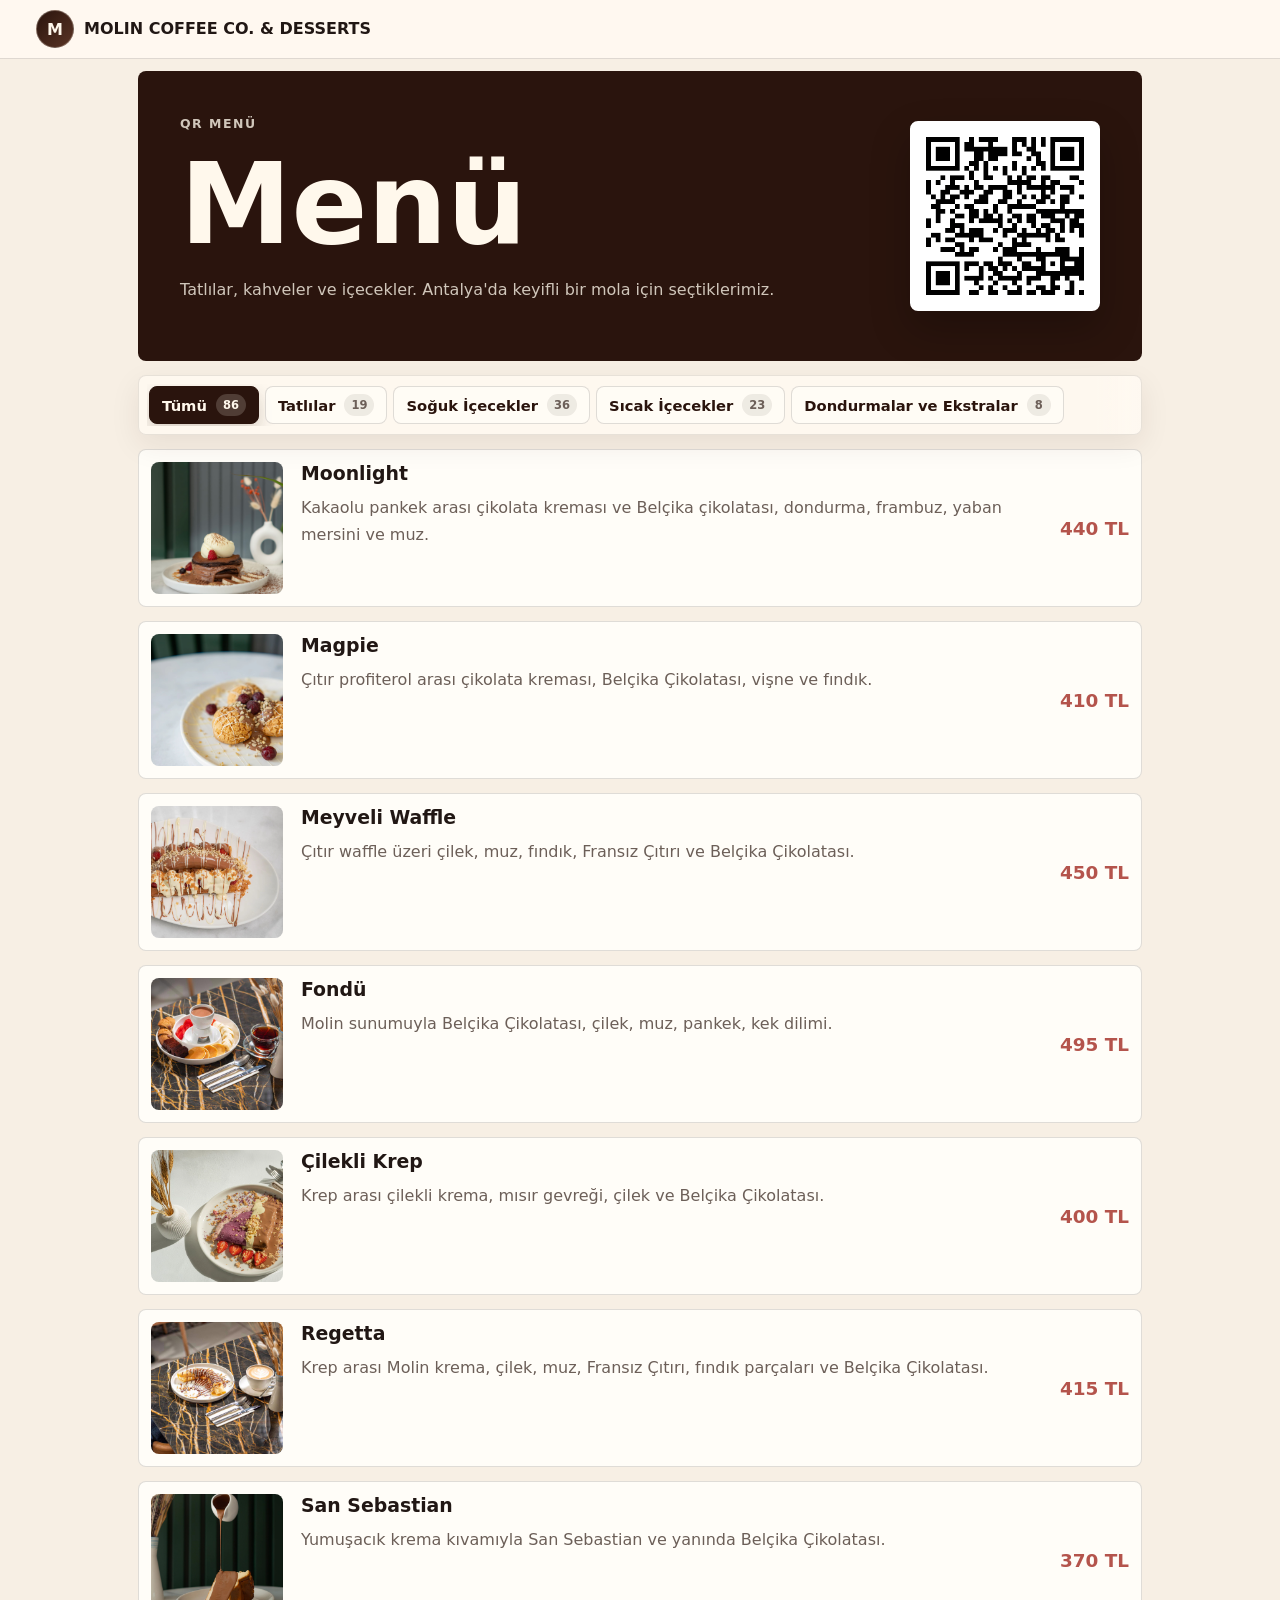
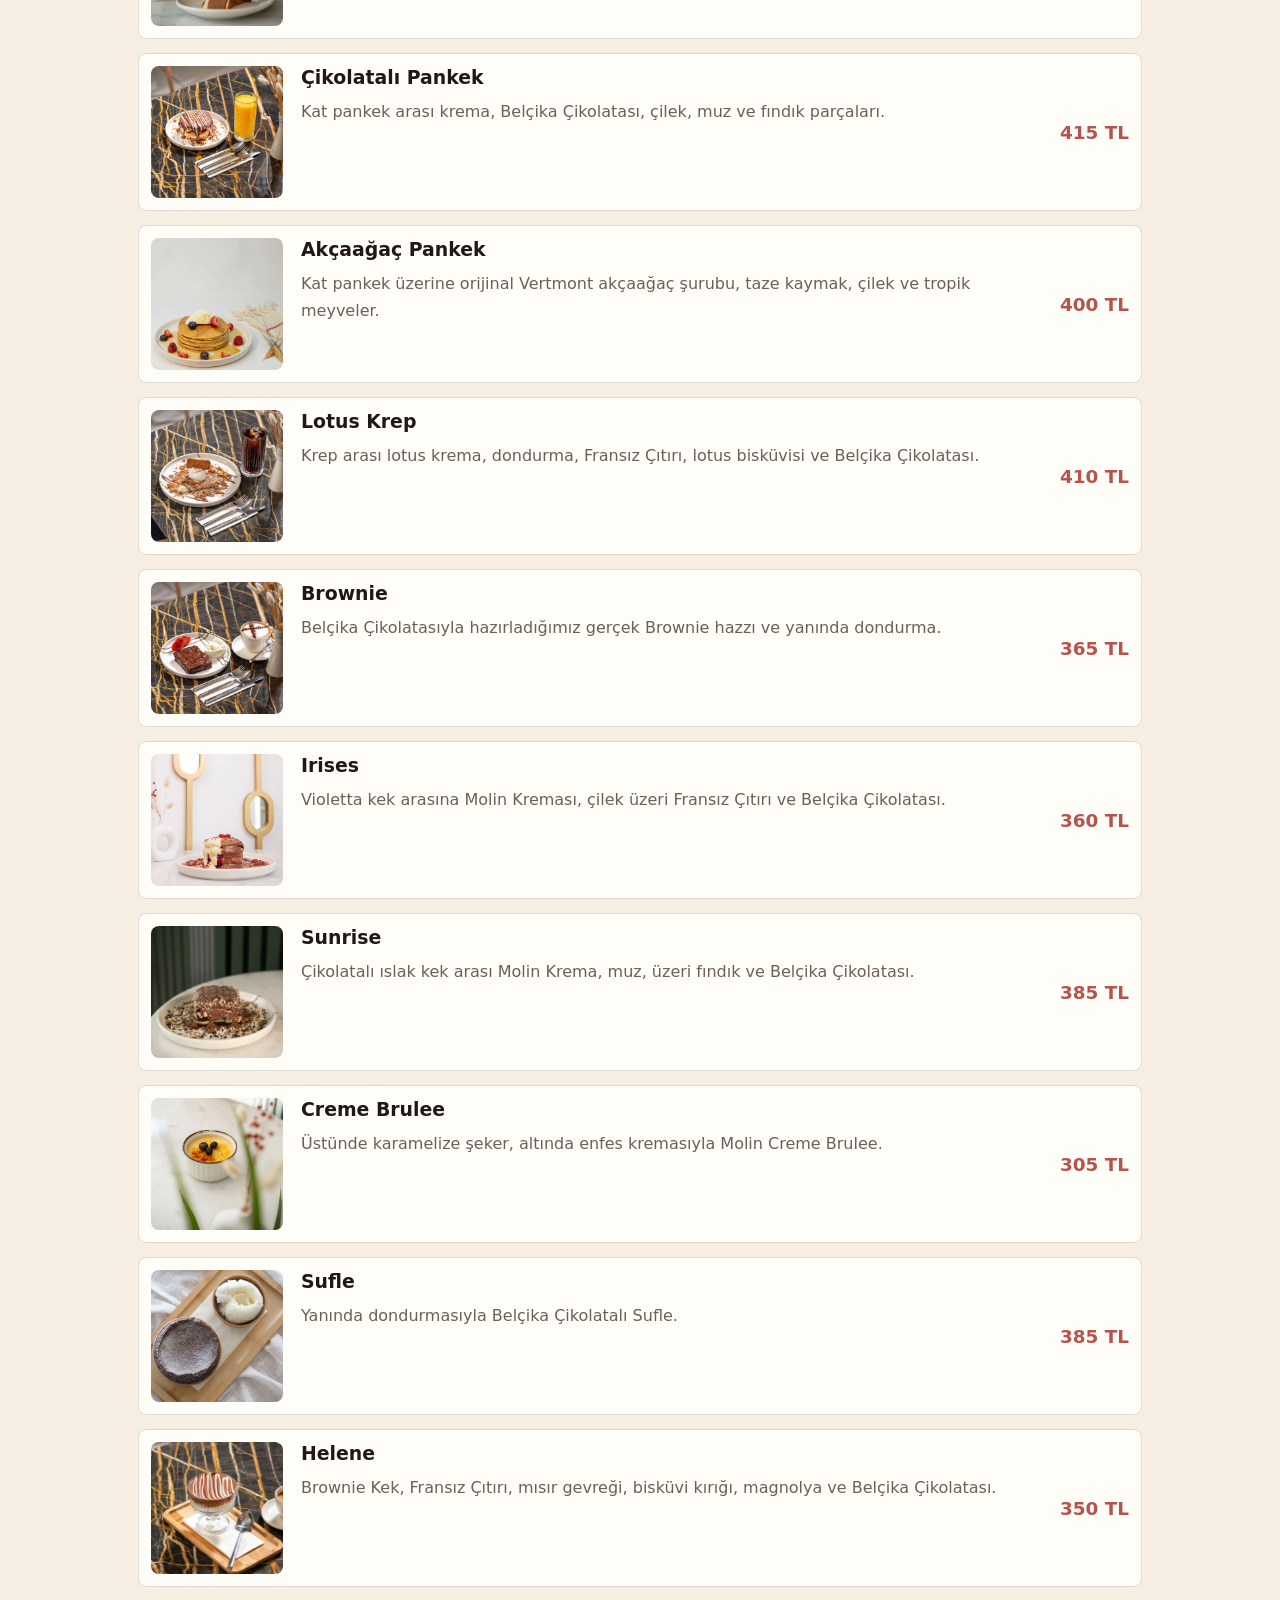
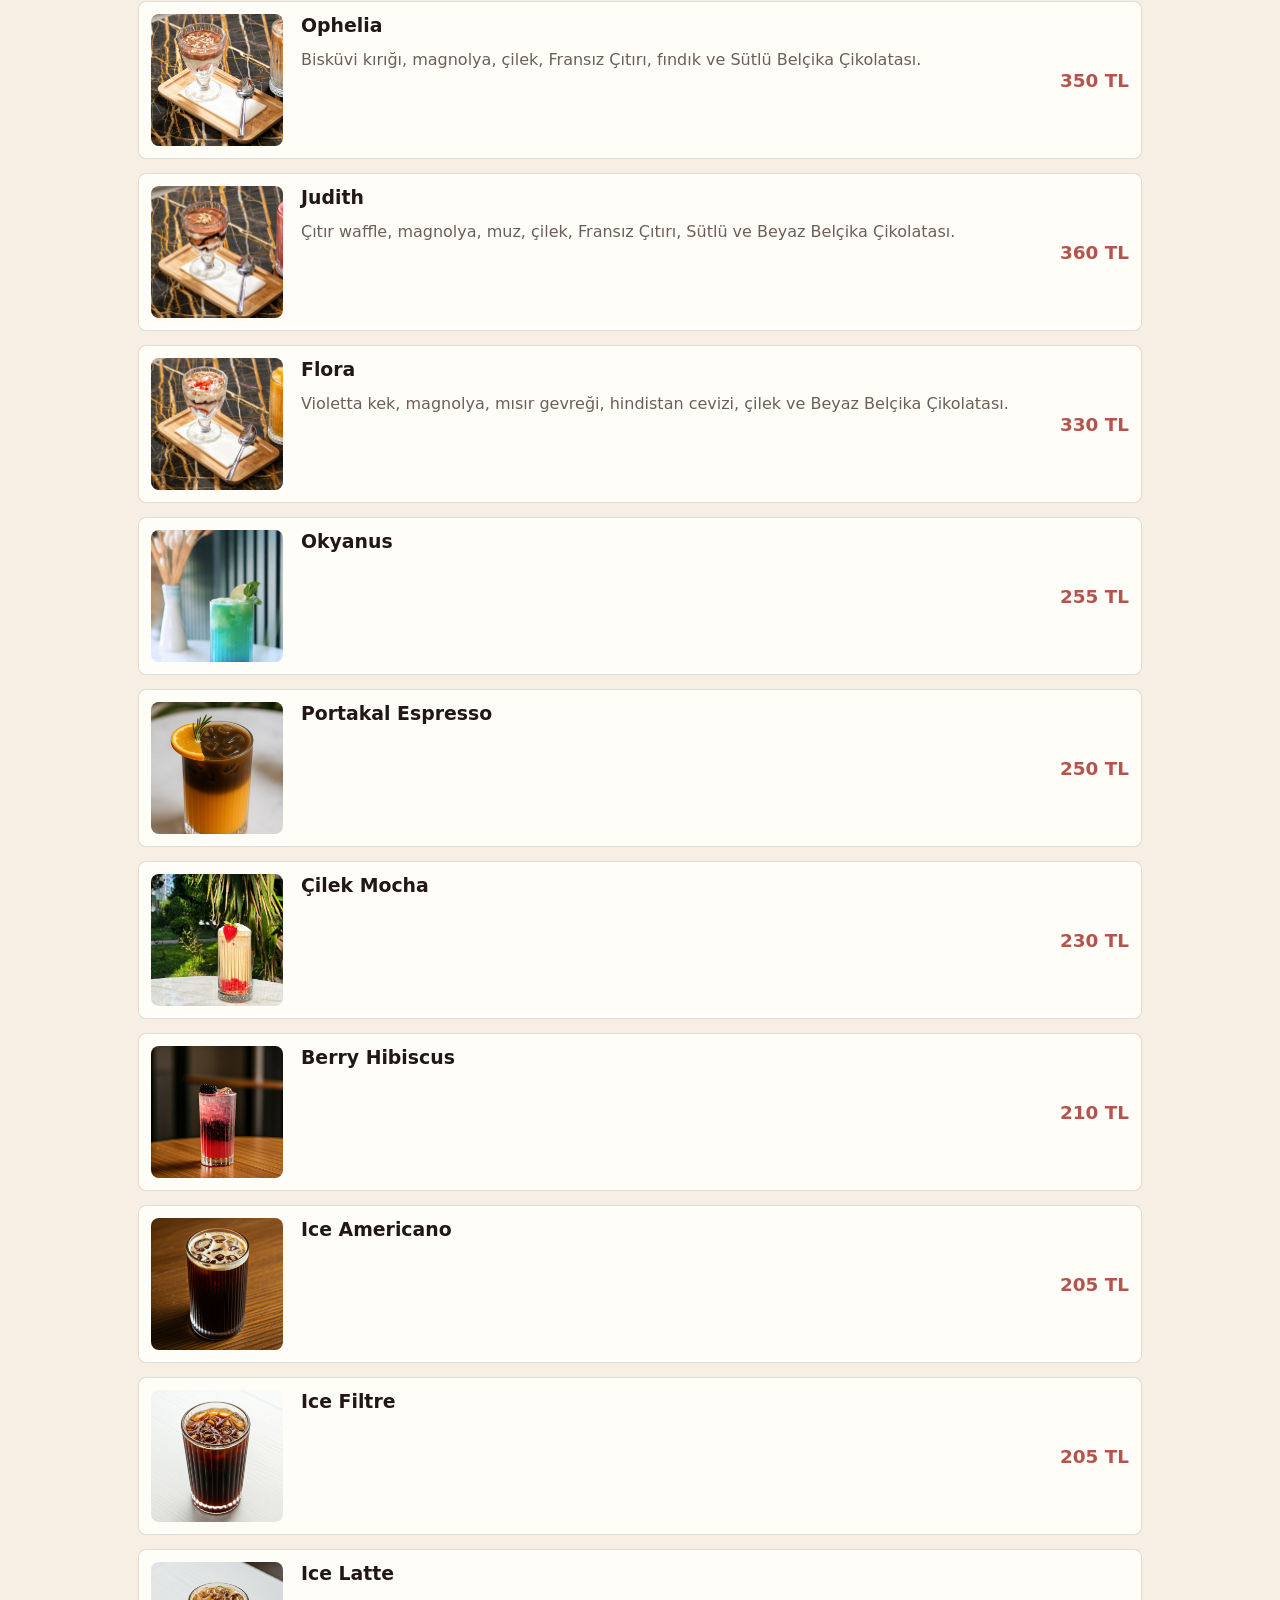
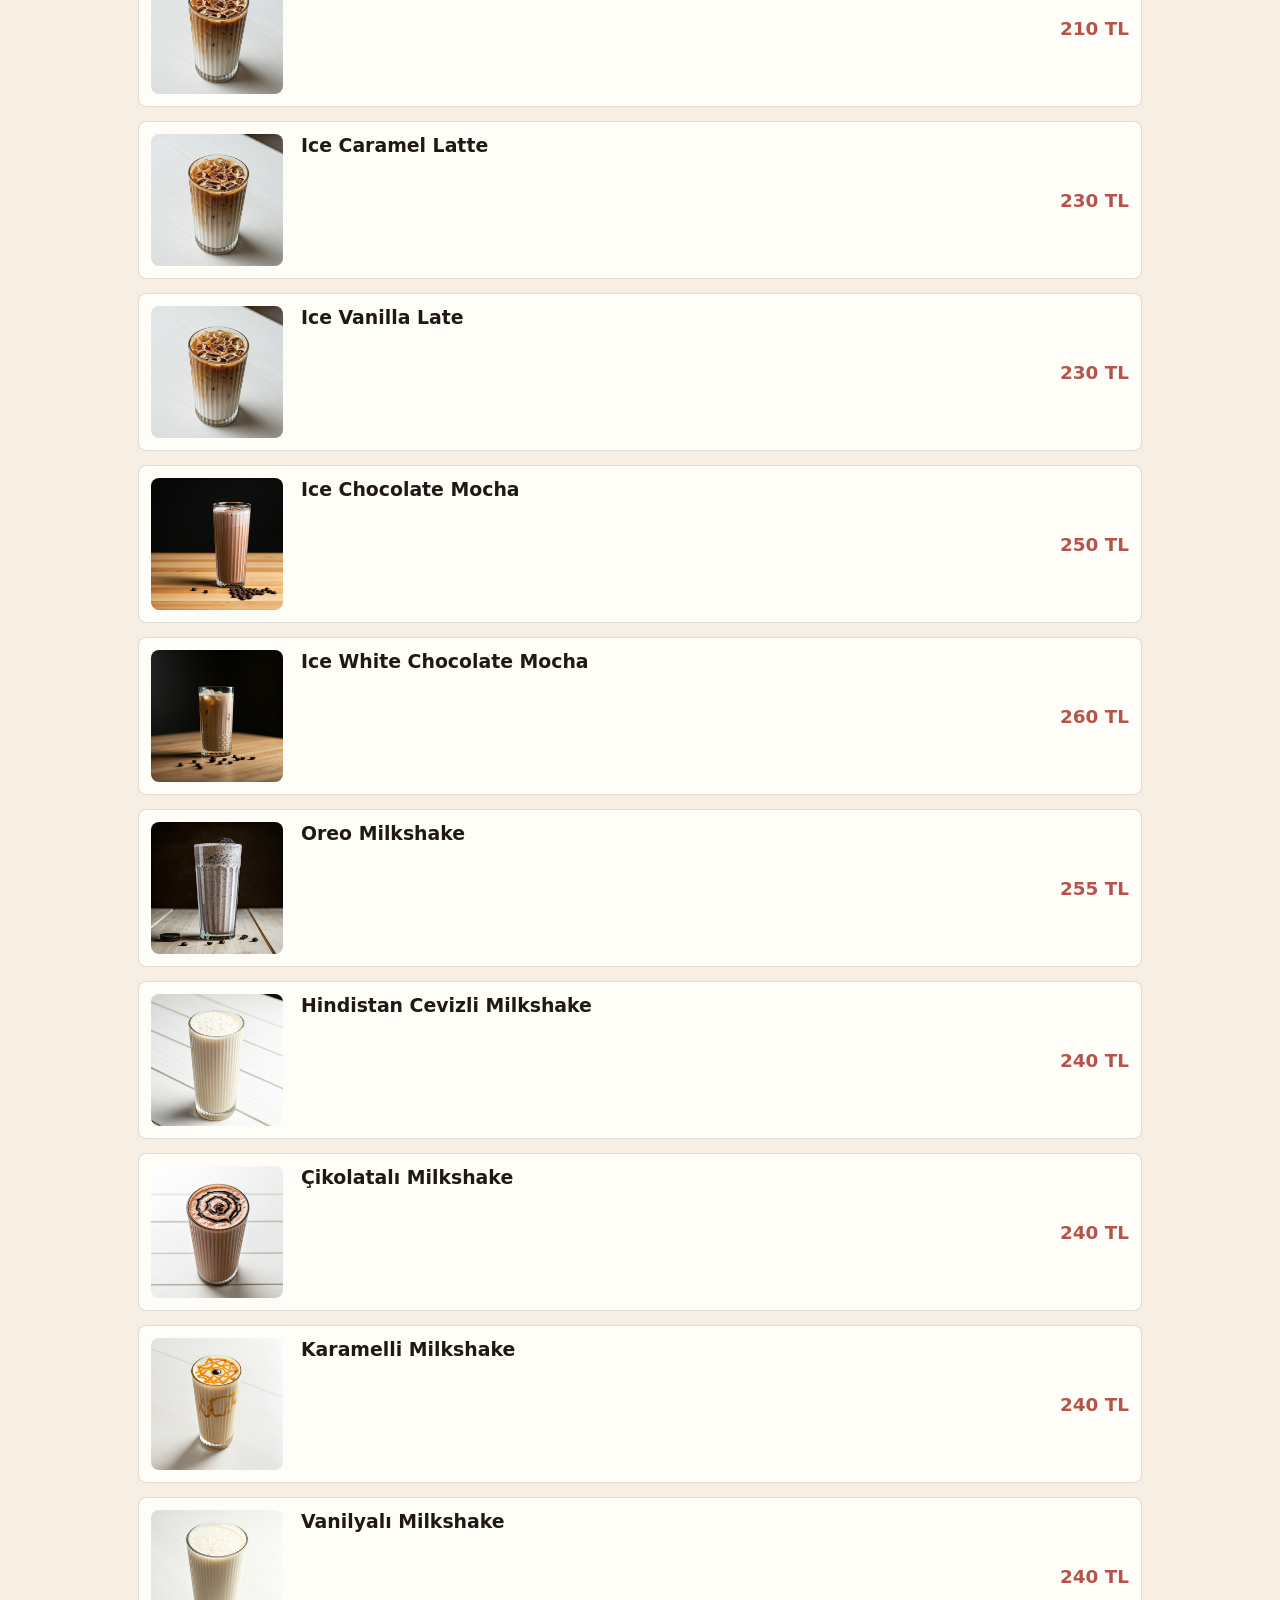
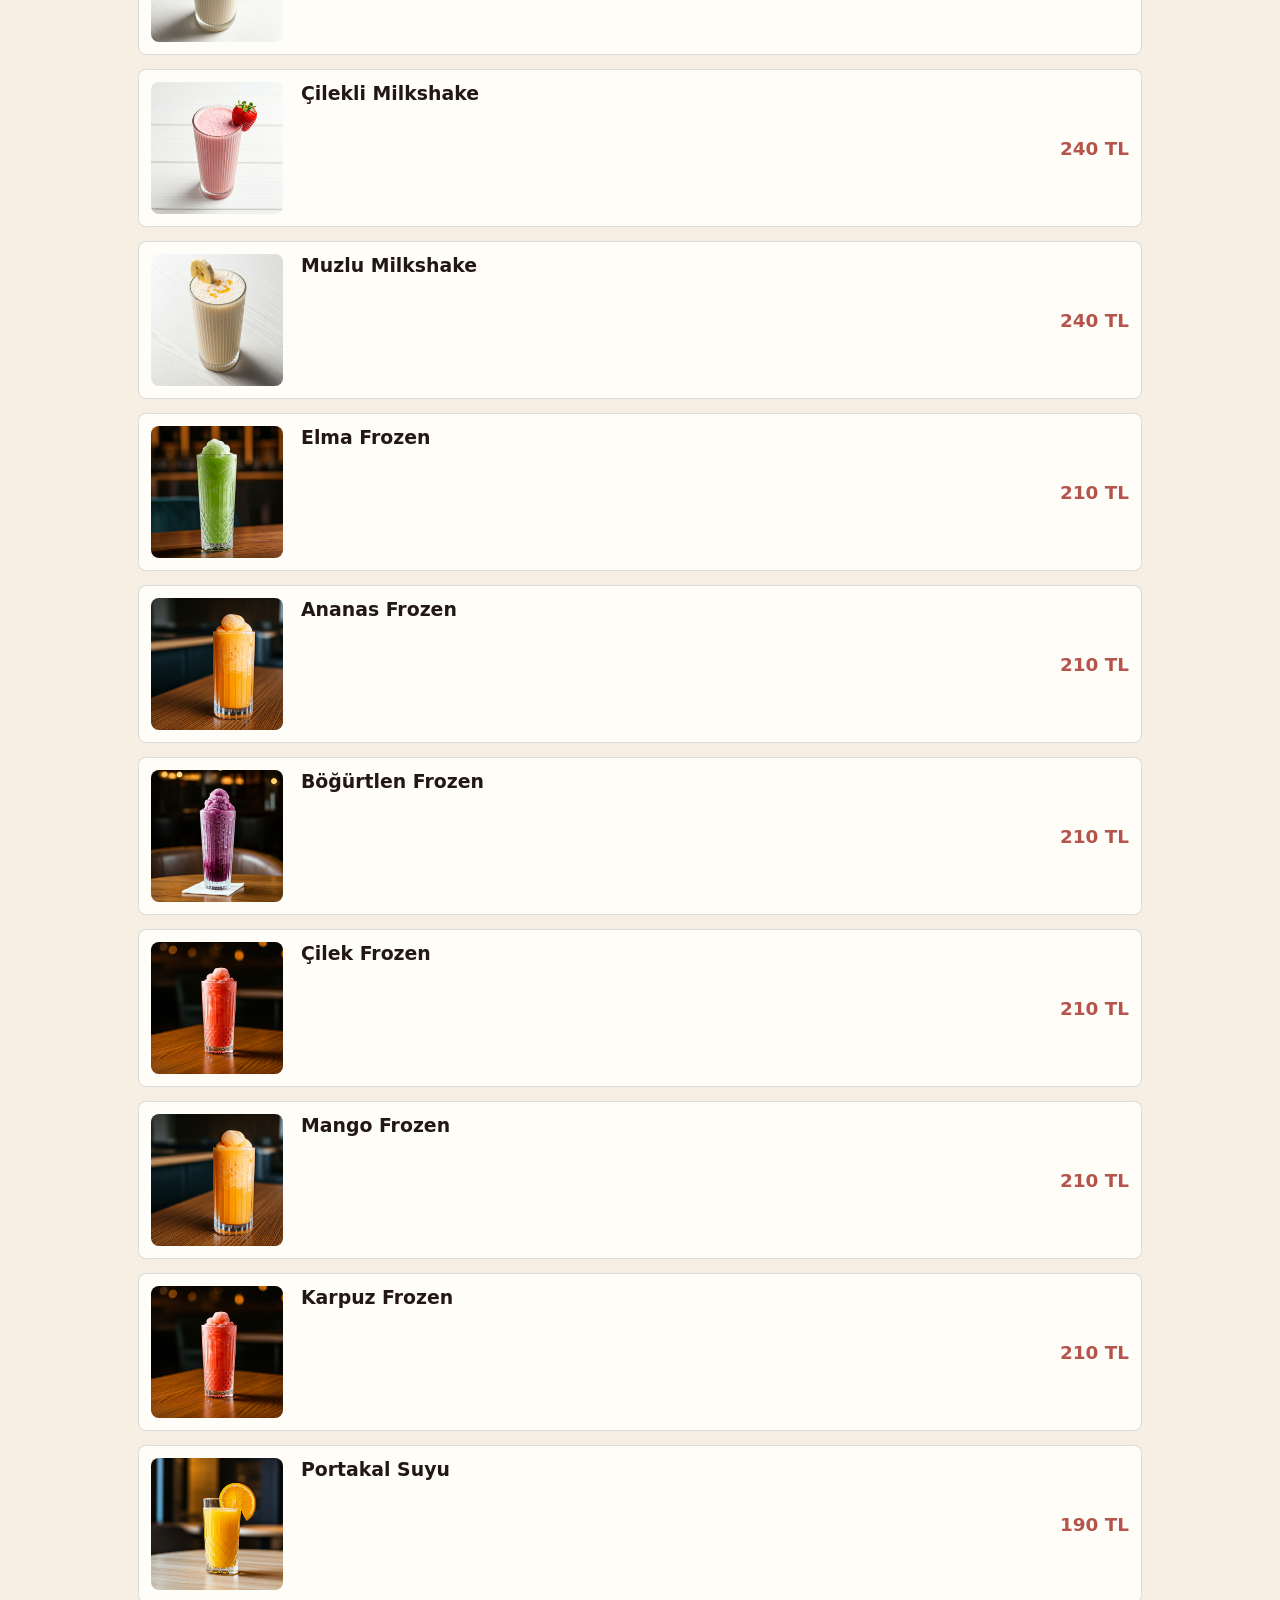
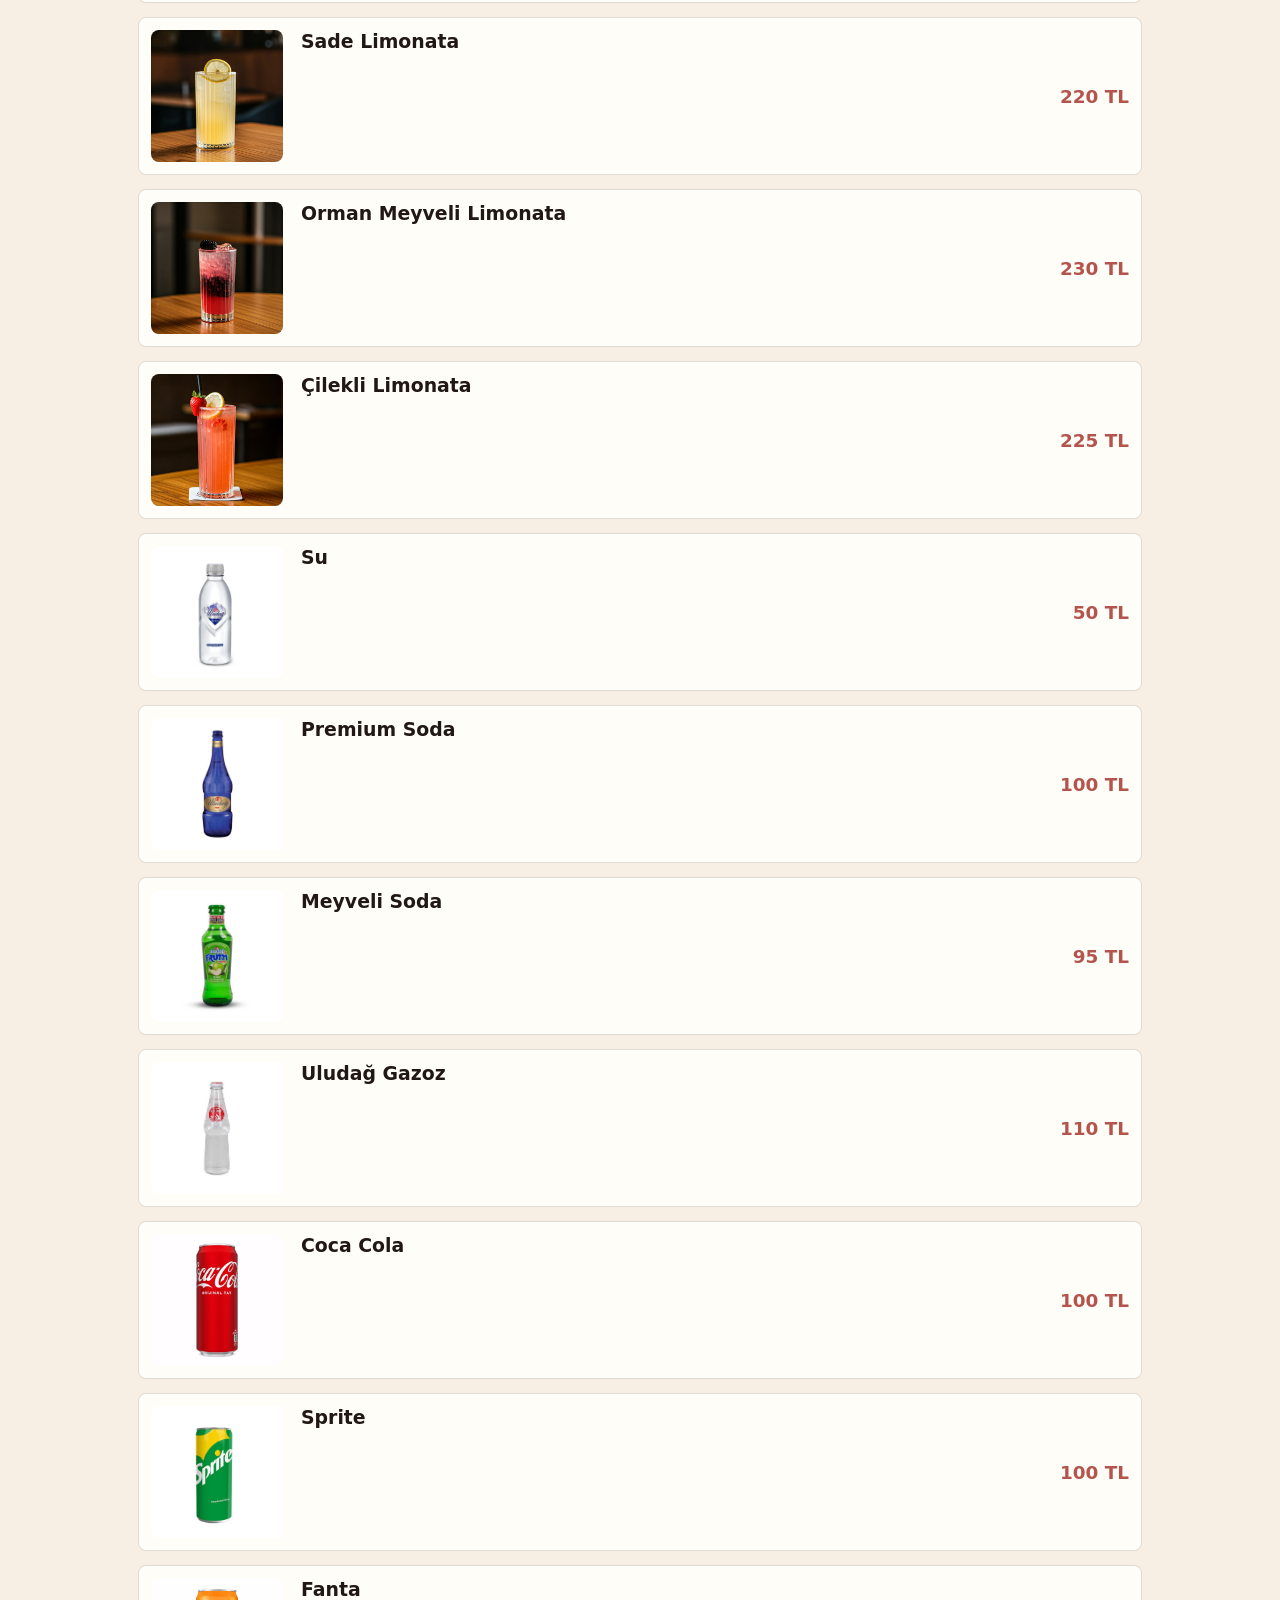
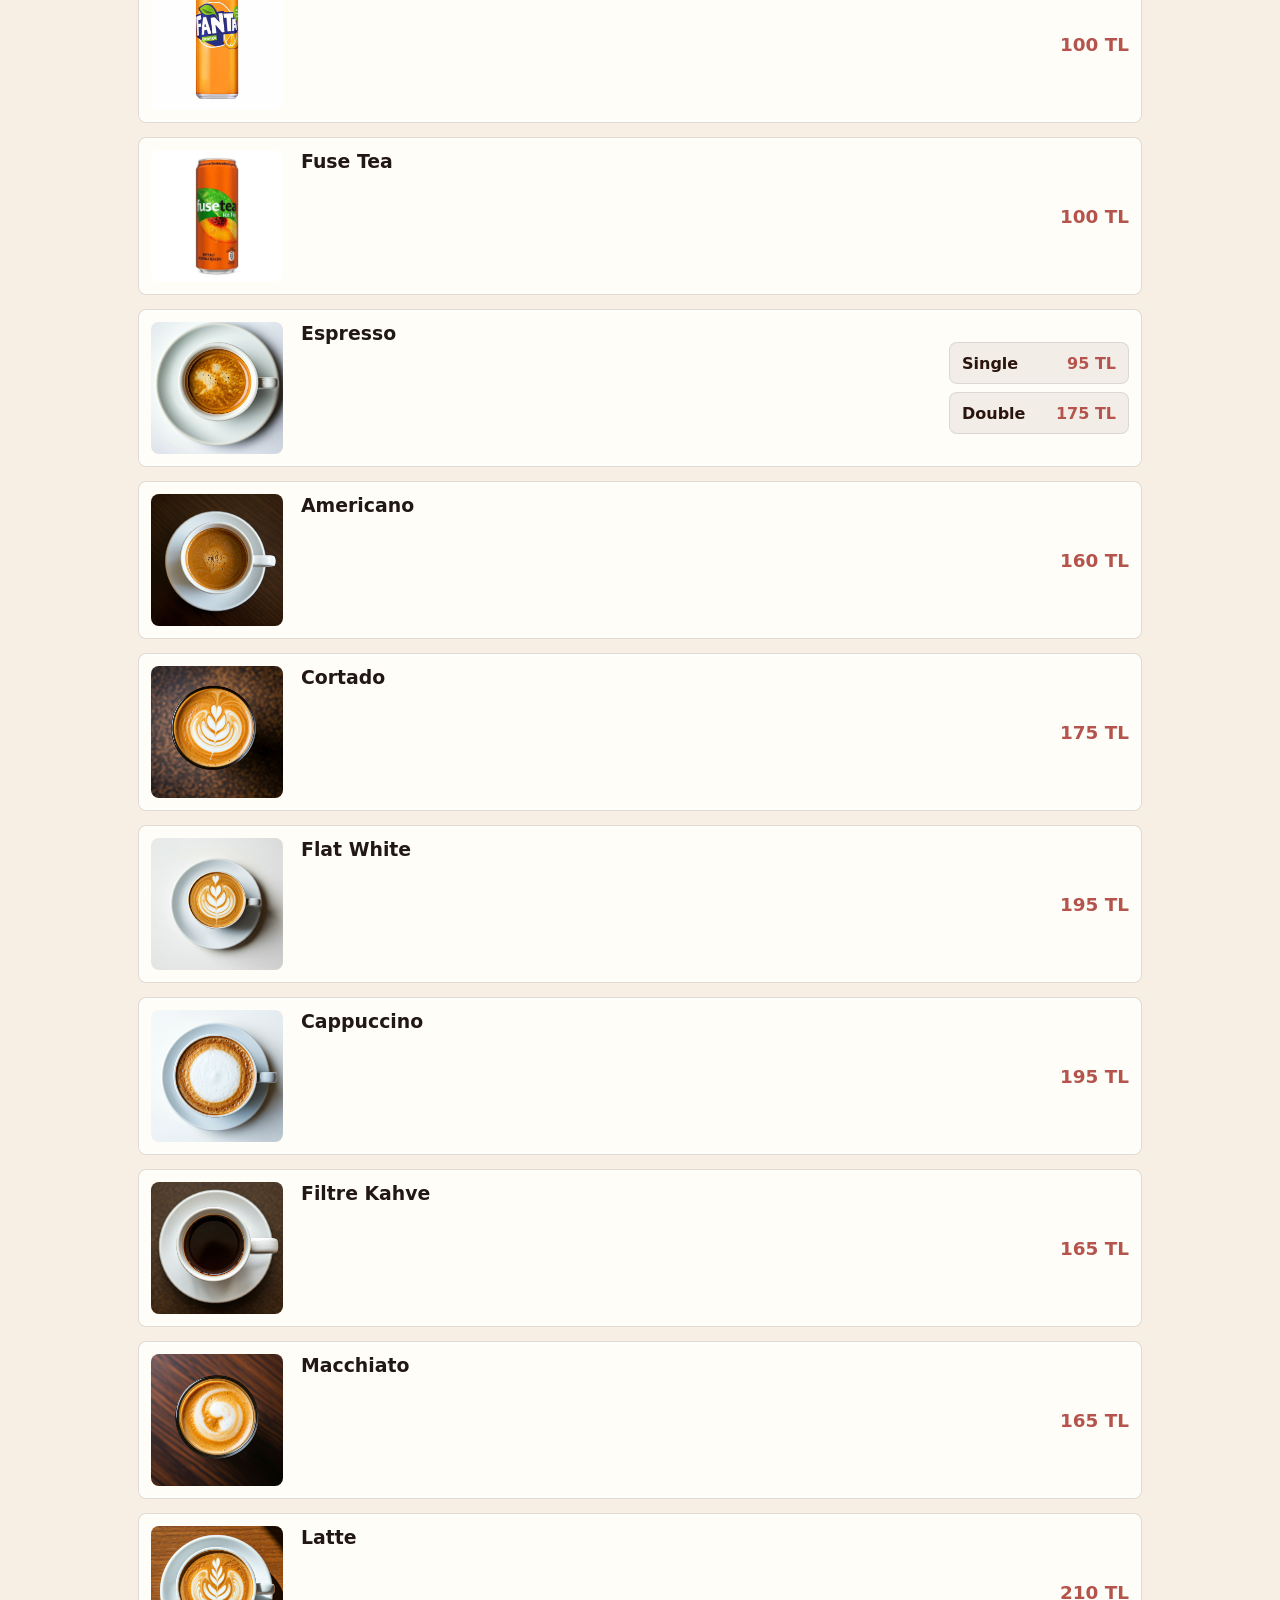
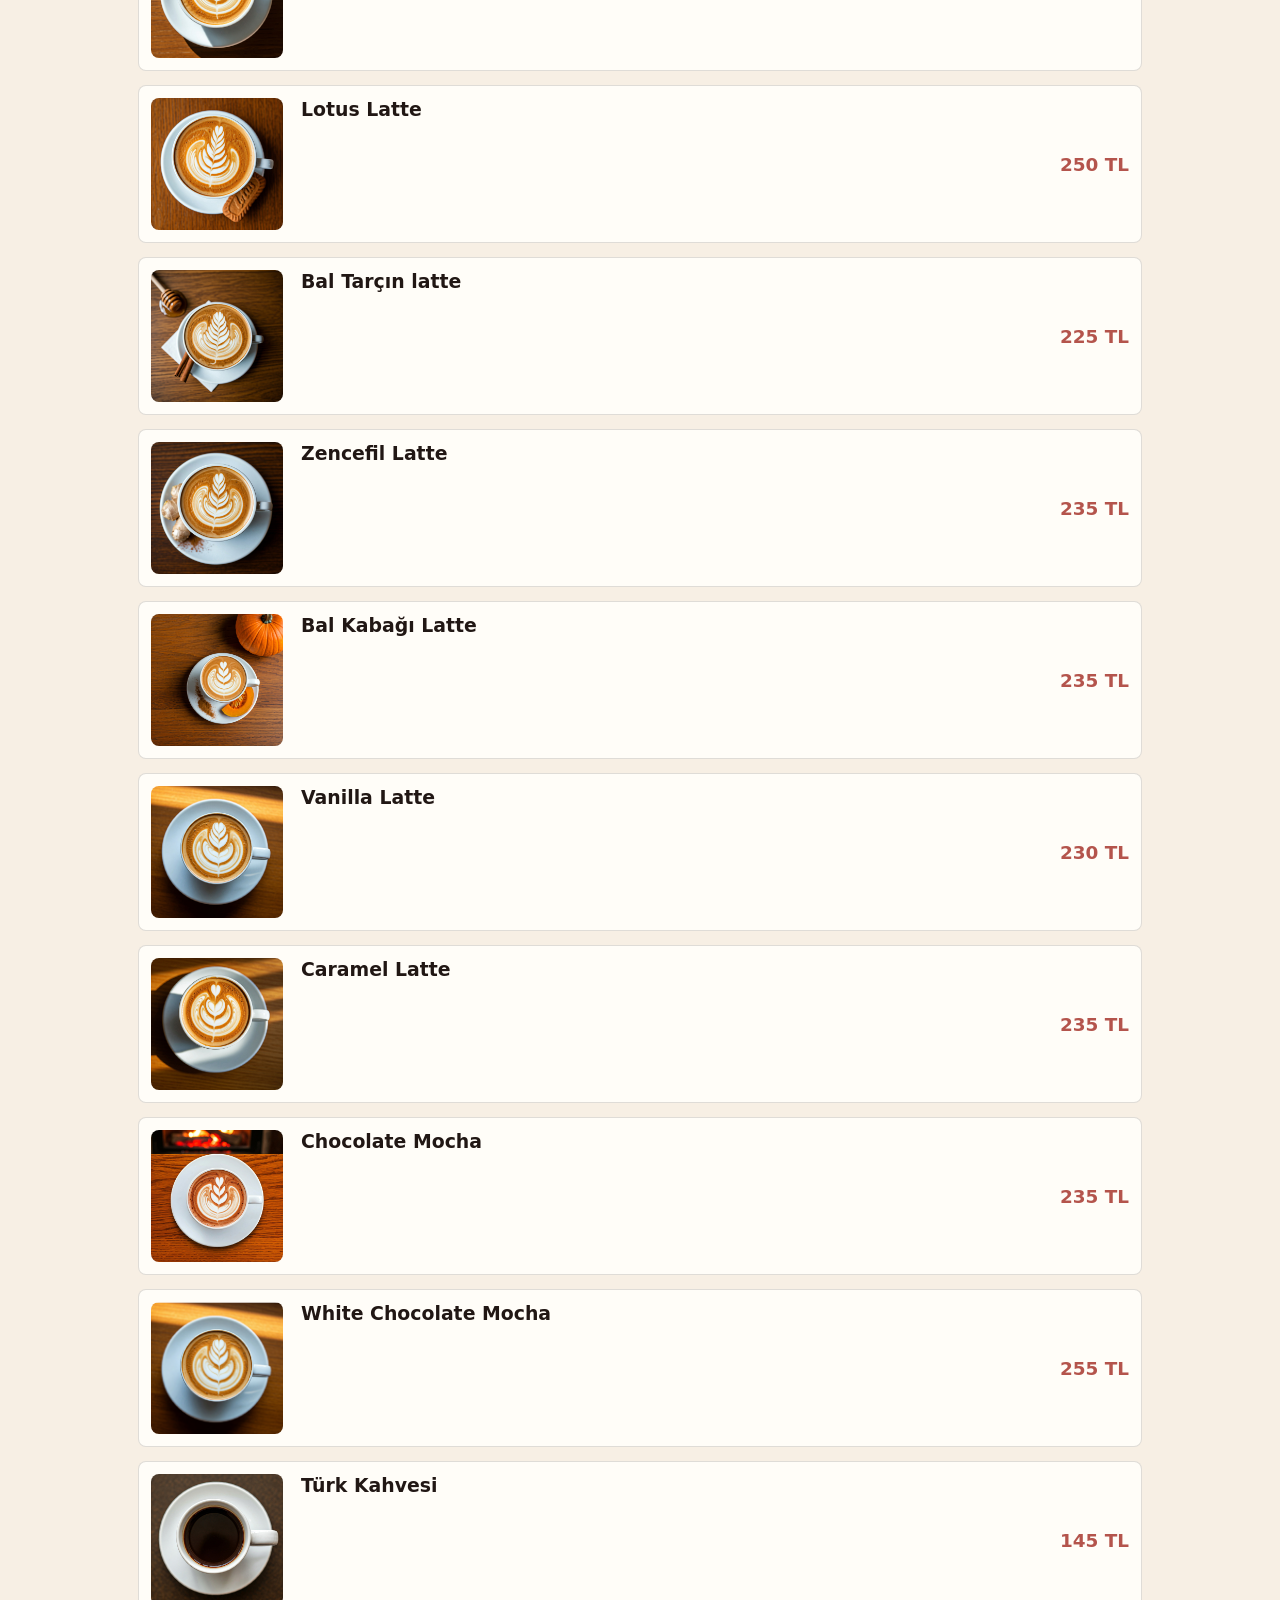
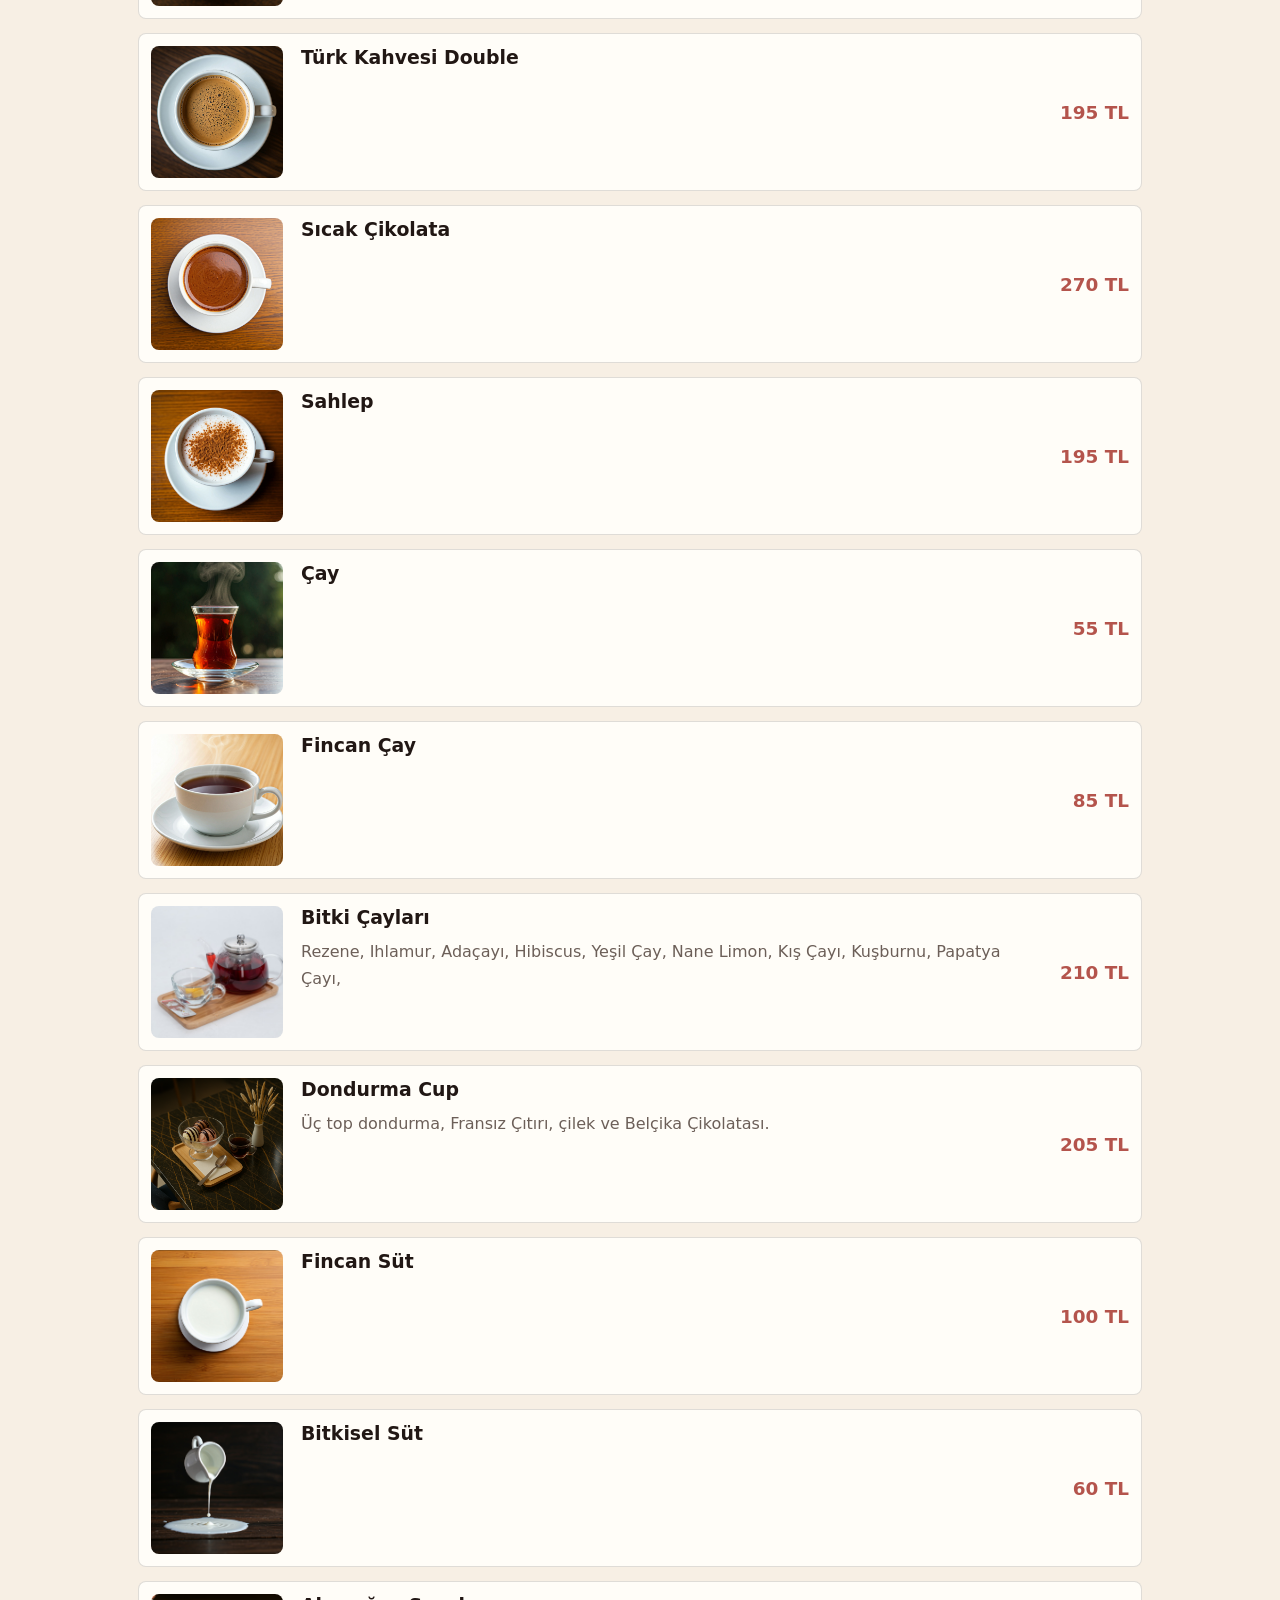
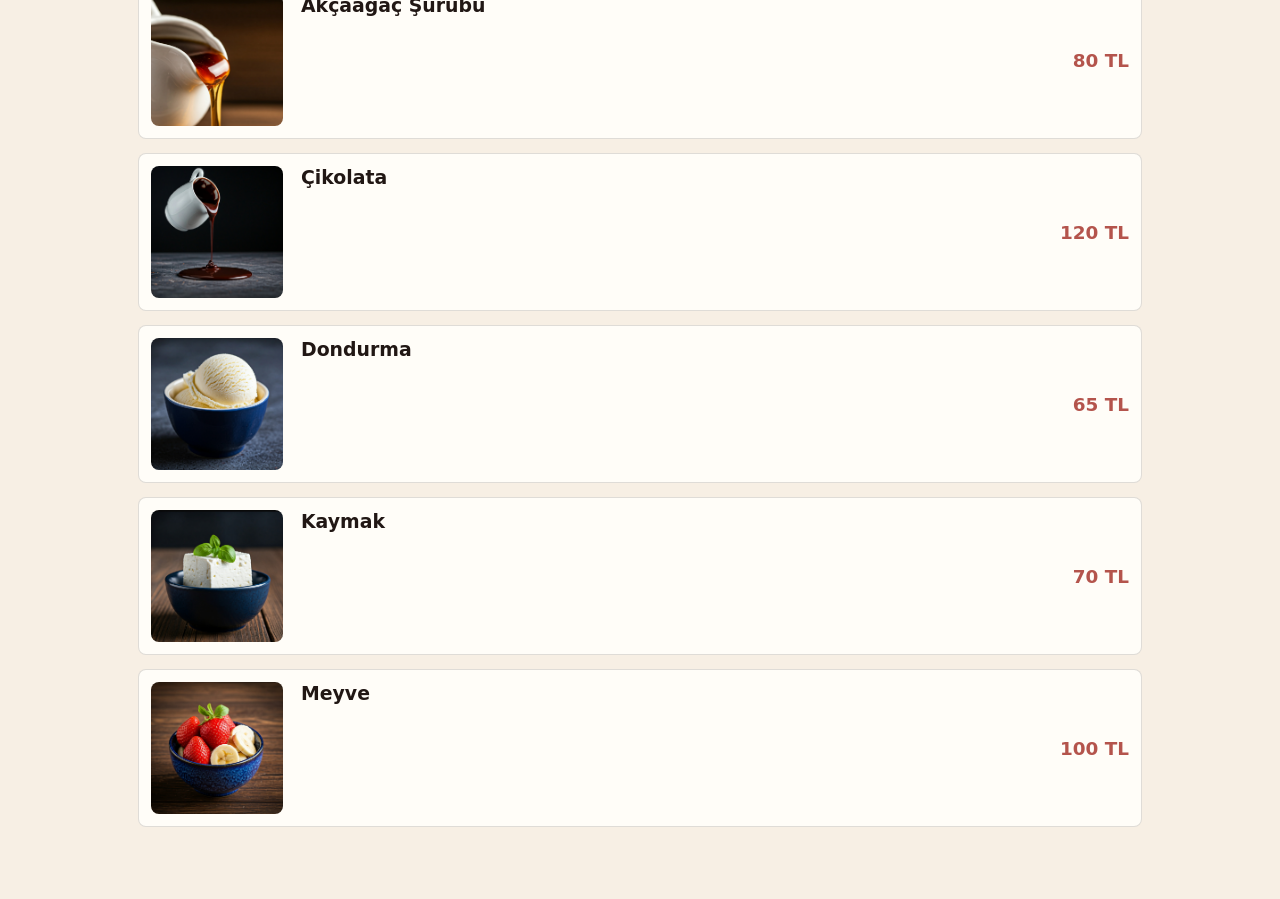
<file: menu/index.html>
<!doctype html>
<html lang="tr">
  <head>
    <meta charset="utf-8">
    <meta name="viewport" content="width=device-width, initial-scale=1">
    <title>Molin Coffee Co. &amp; Desserts Menü</title>
    <meta name="description" content="Molin Coffee Co. &amp; Desserts Antalya dijital menü.">
    <base href="../">
    <link rel="preconnect" href="https://images.unsplash.com">
    <link rel="stylesheet" href="styles.css">
  </head>
  <body class="menu-page">
    <header class="menu-header">
      <a class="brand" href="./">
        <span class="brand-mark">M</span>
        <span>MOLIN COFFEE CO. &amp; DESSERTS</span>
      </a>
    </header>

    <main class="menu-shell">
      <section class="menu-hero">
        <div>
          <p class="eyebrow">QR Menü</p>
          <h1>Menü</h1>
          <p>Tatlılar, kahveler ve içecekler. Antalya'da keyifli bir mola için seçtiklerimiz.</p>
        </div>
        <img class="menu-qr-image" src="assets/qr-menu-tight.png" alt="Molin Coffee Co. &amp; Desserts QR menü kodu">
      </section>

      <div class="menu-tools">
        <div class="category-tabs" data-category-tabs aria-label="Menü kategorileri"></div>
      </div>

      <section class="menu-list" data-menu-list aria-live="polite"></section>
    </main>

    <script src="menu-data.js"></script>
    <script src="app.js"></script>
  </body>
</html>
</file>
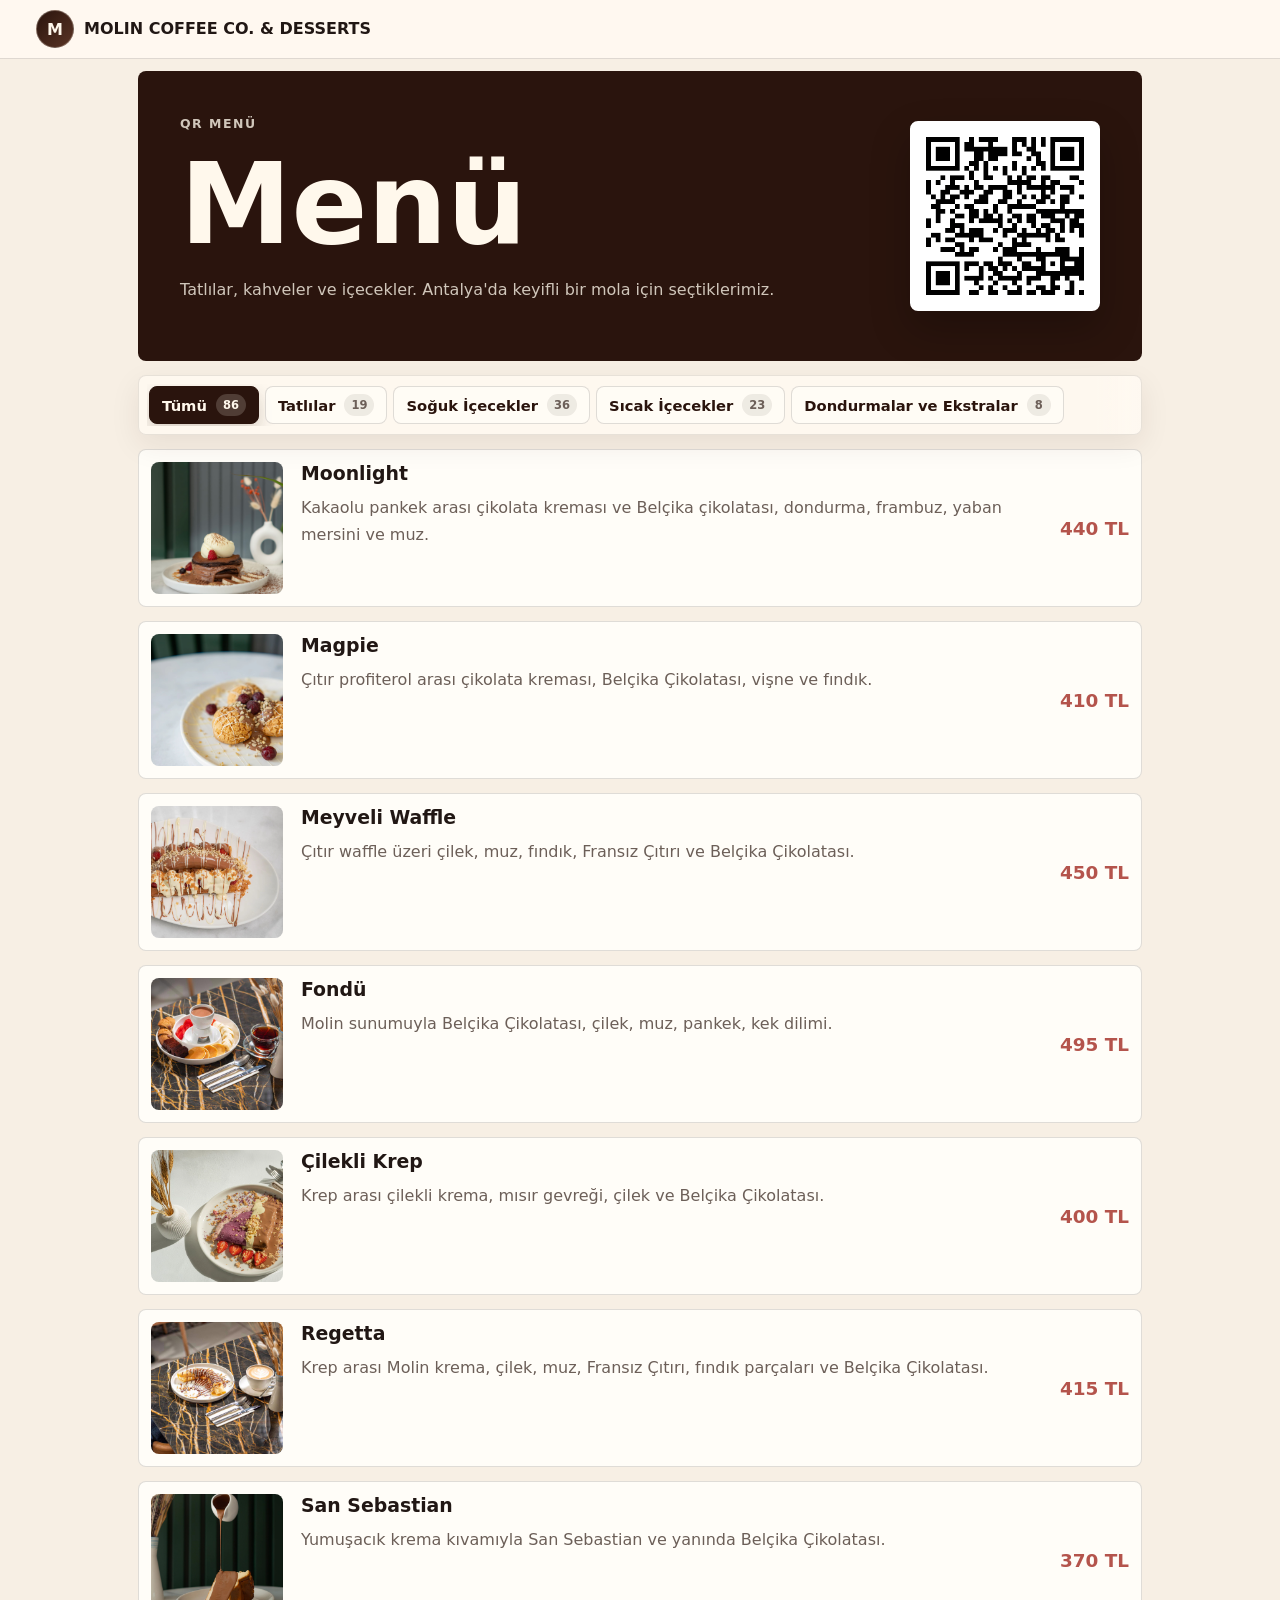
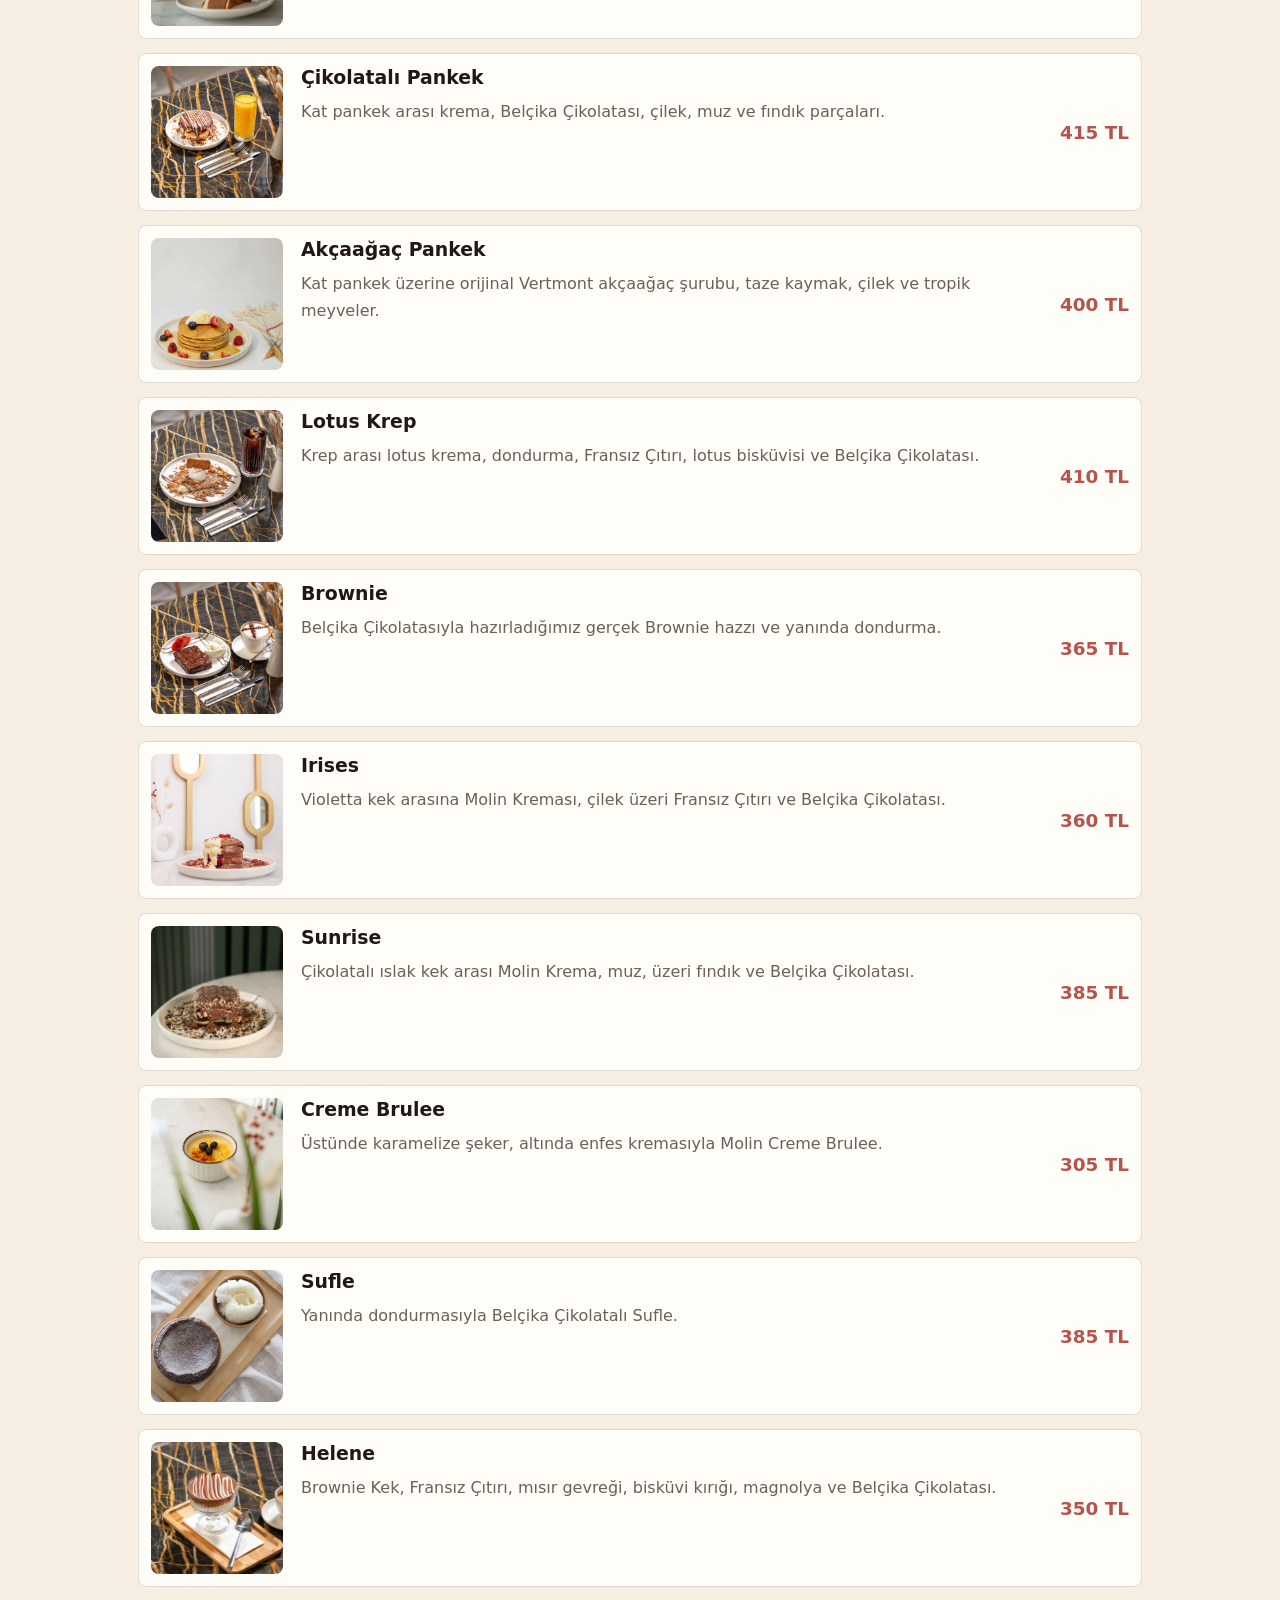
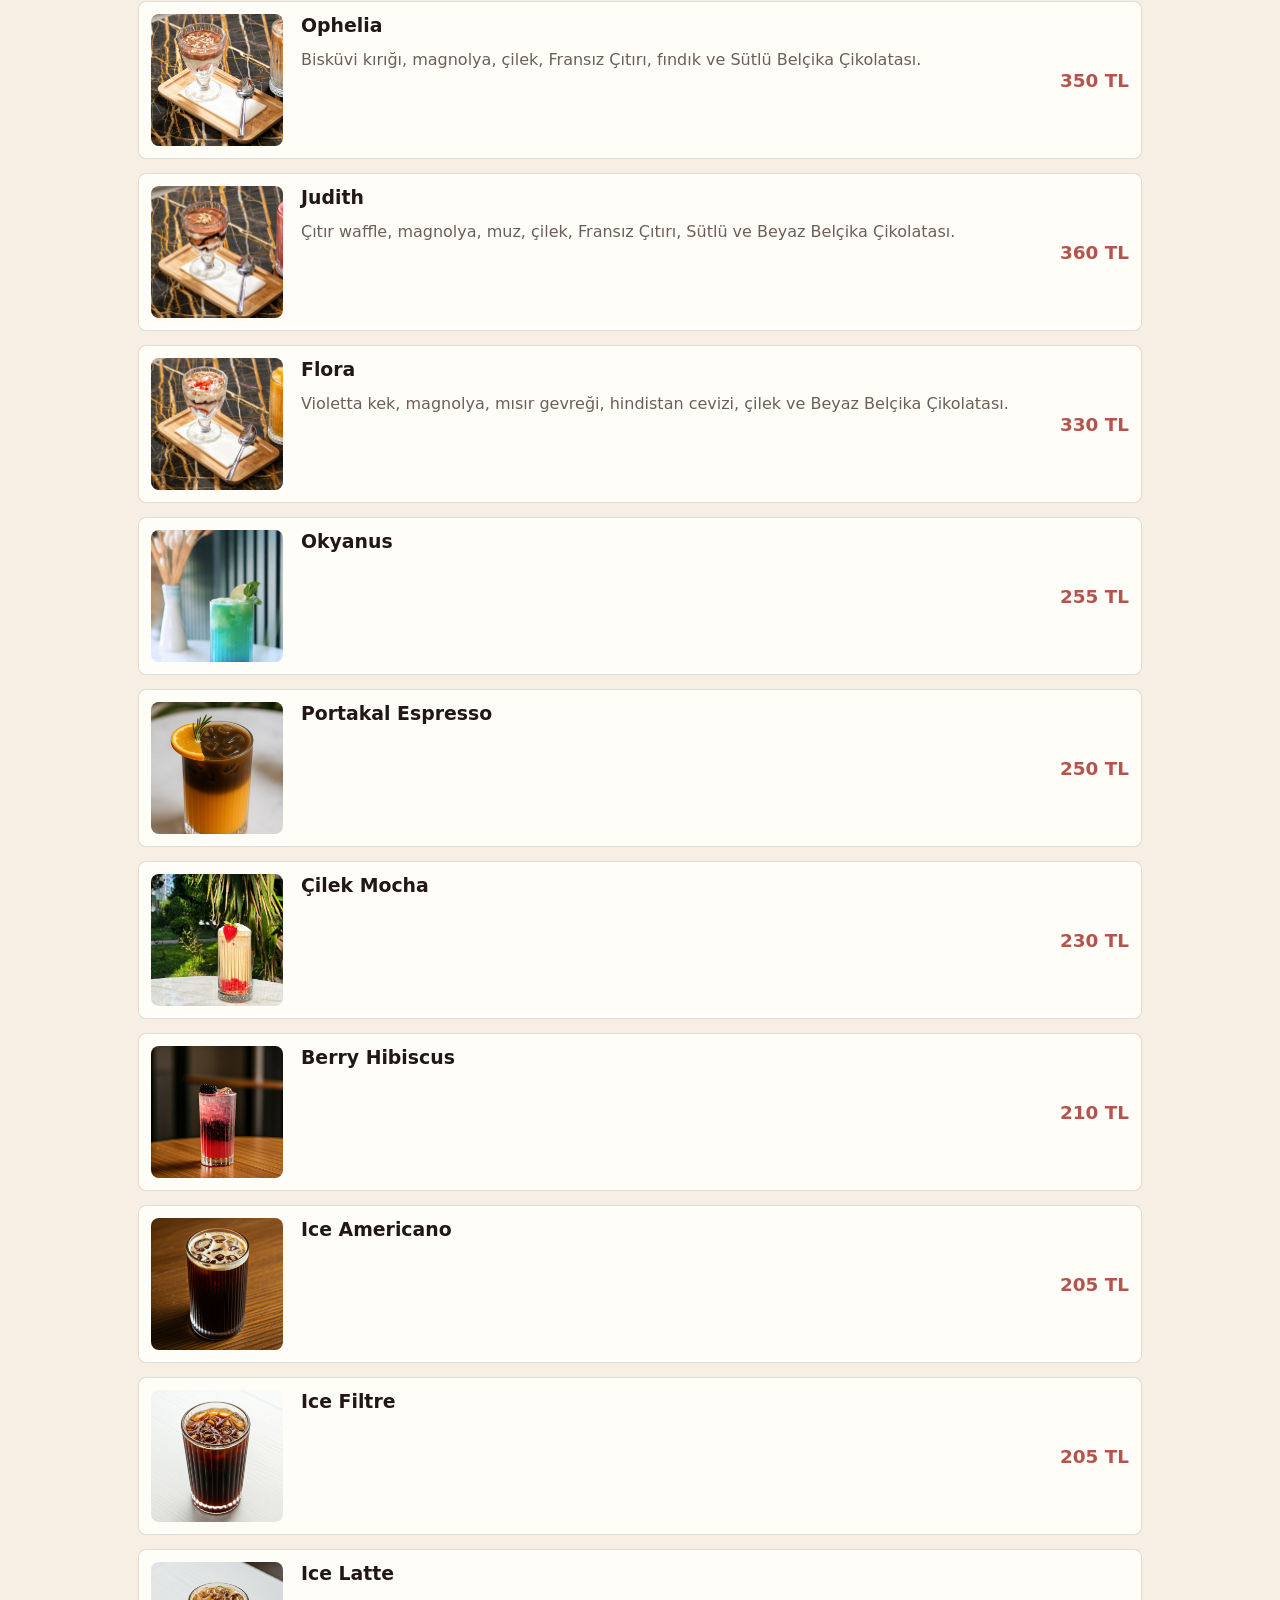
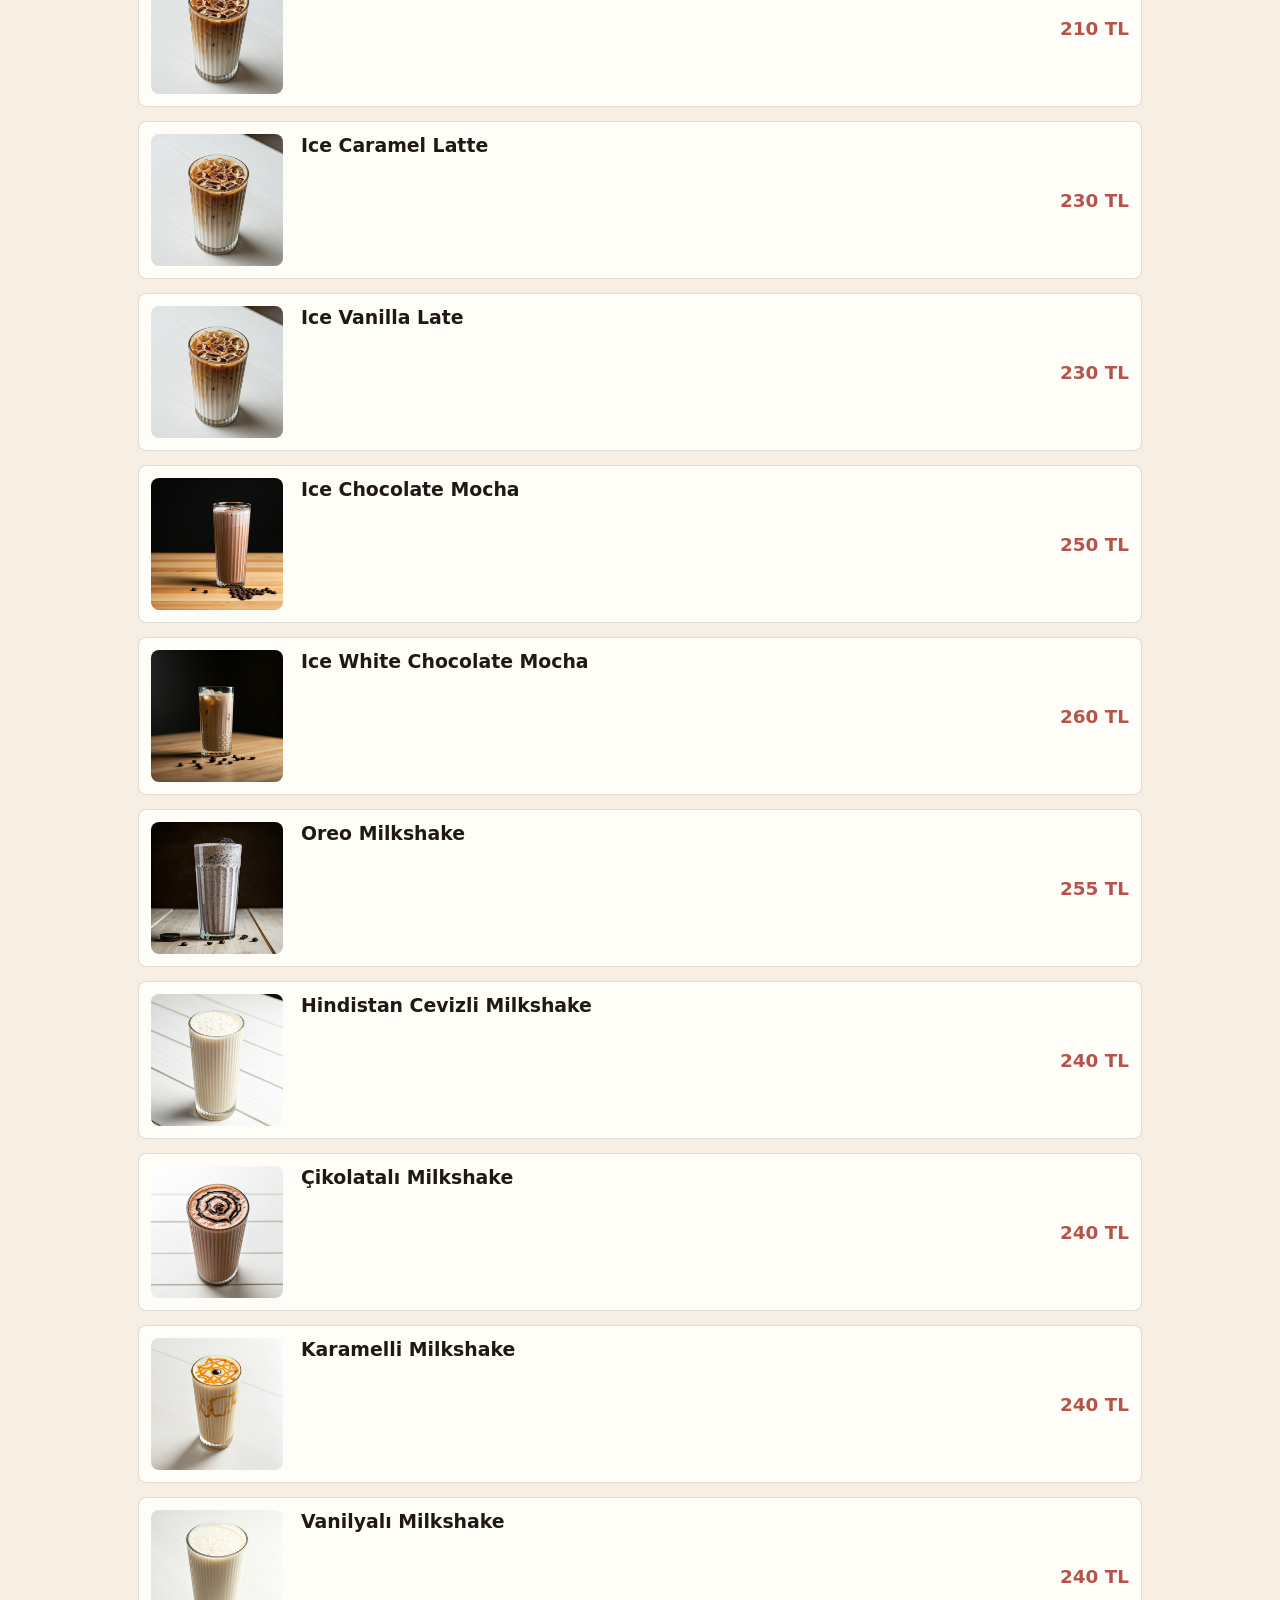
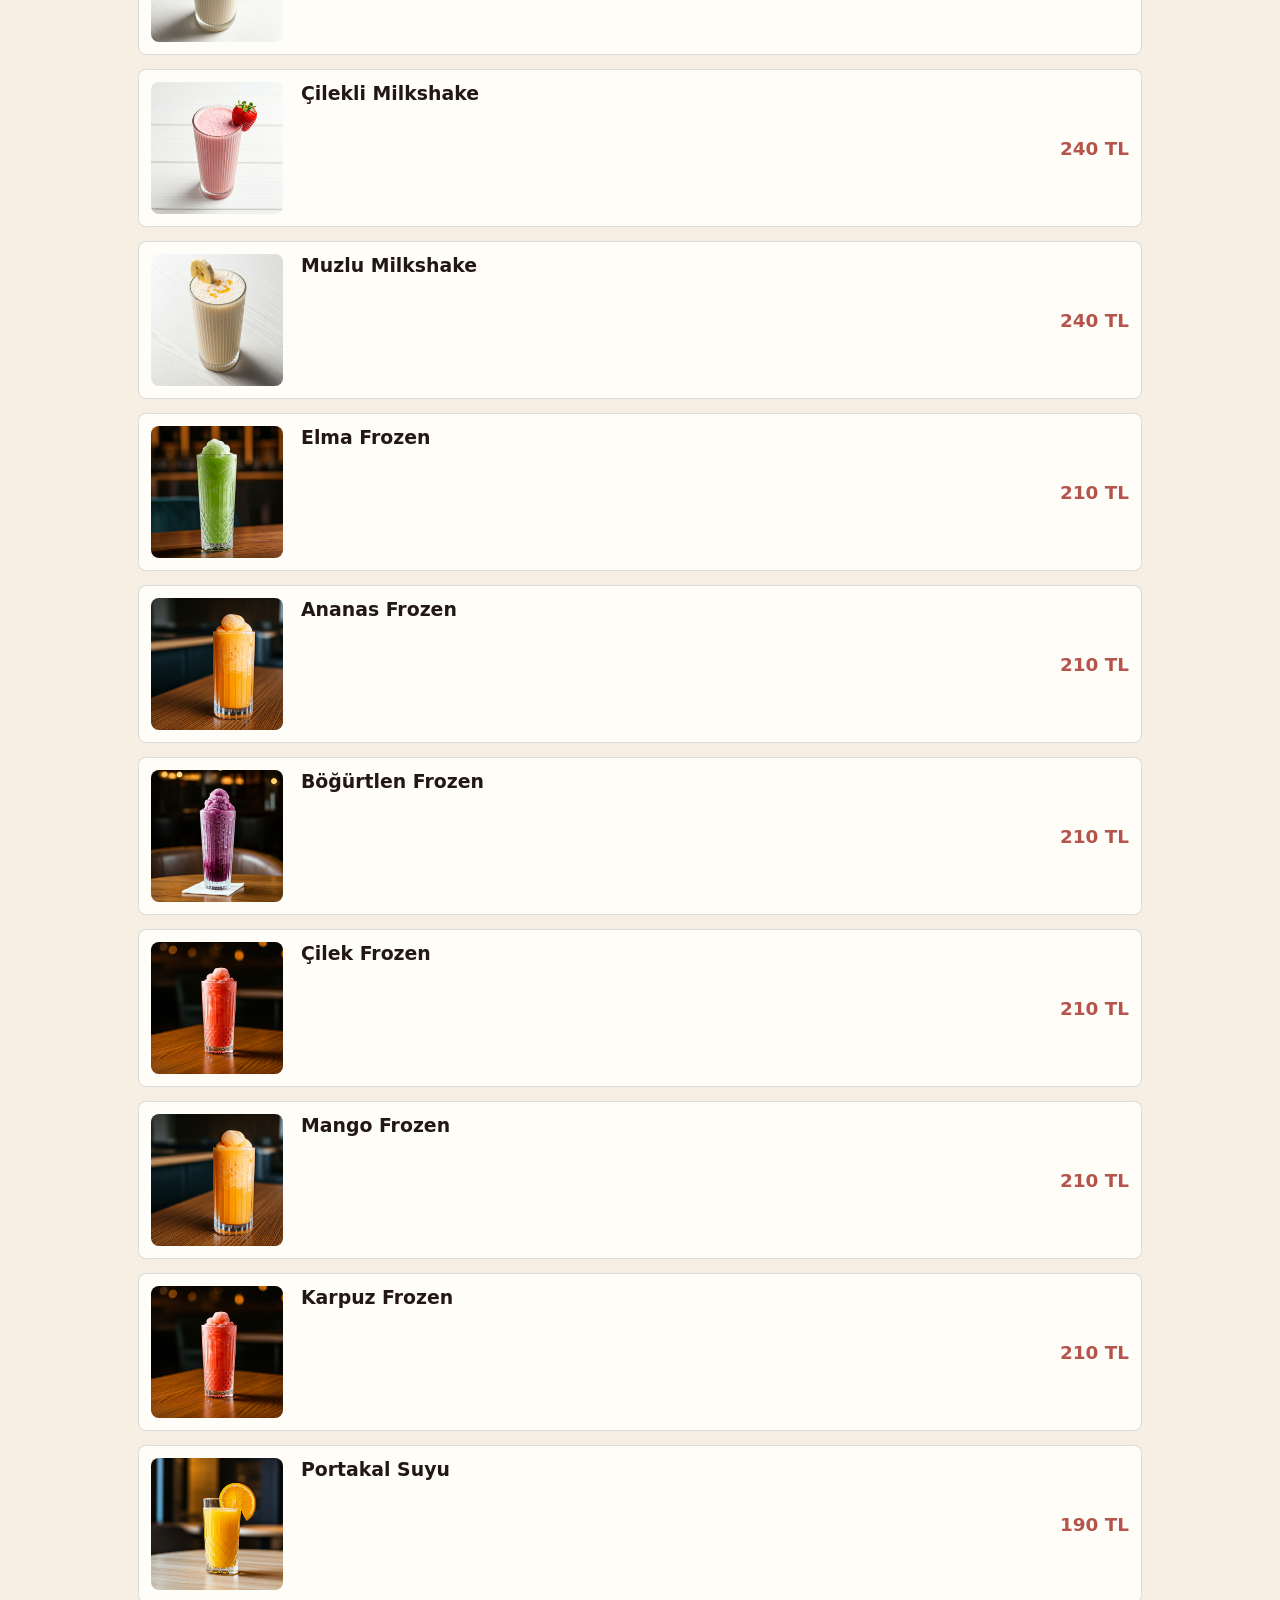
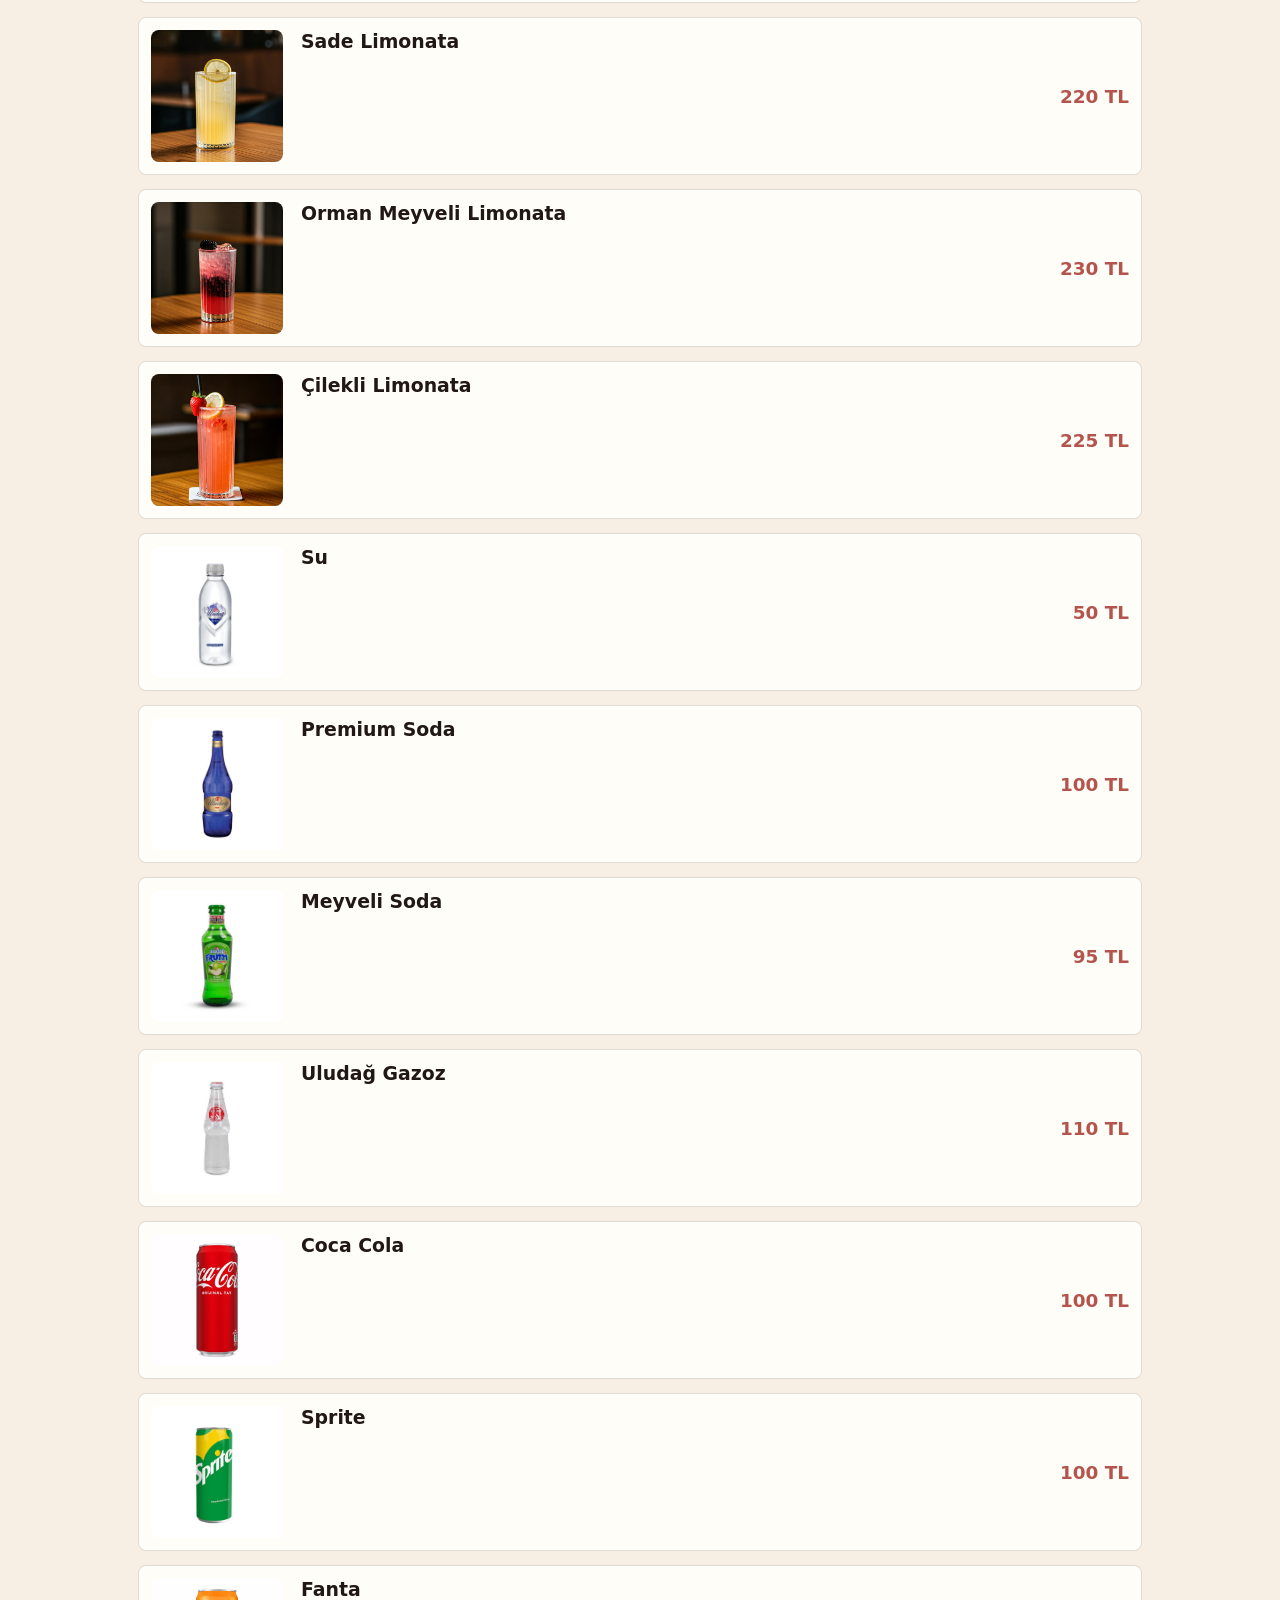
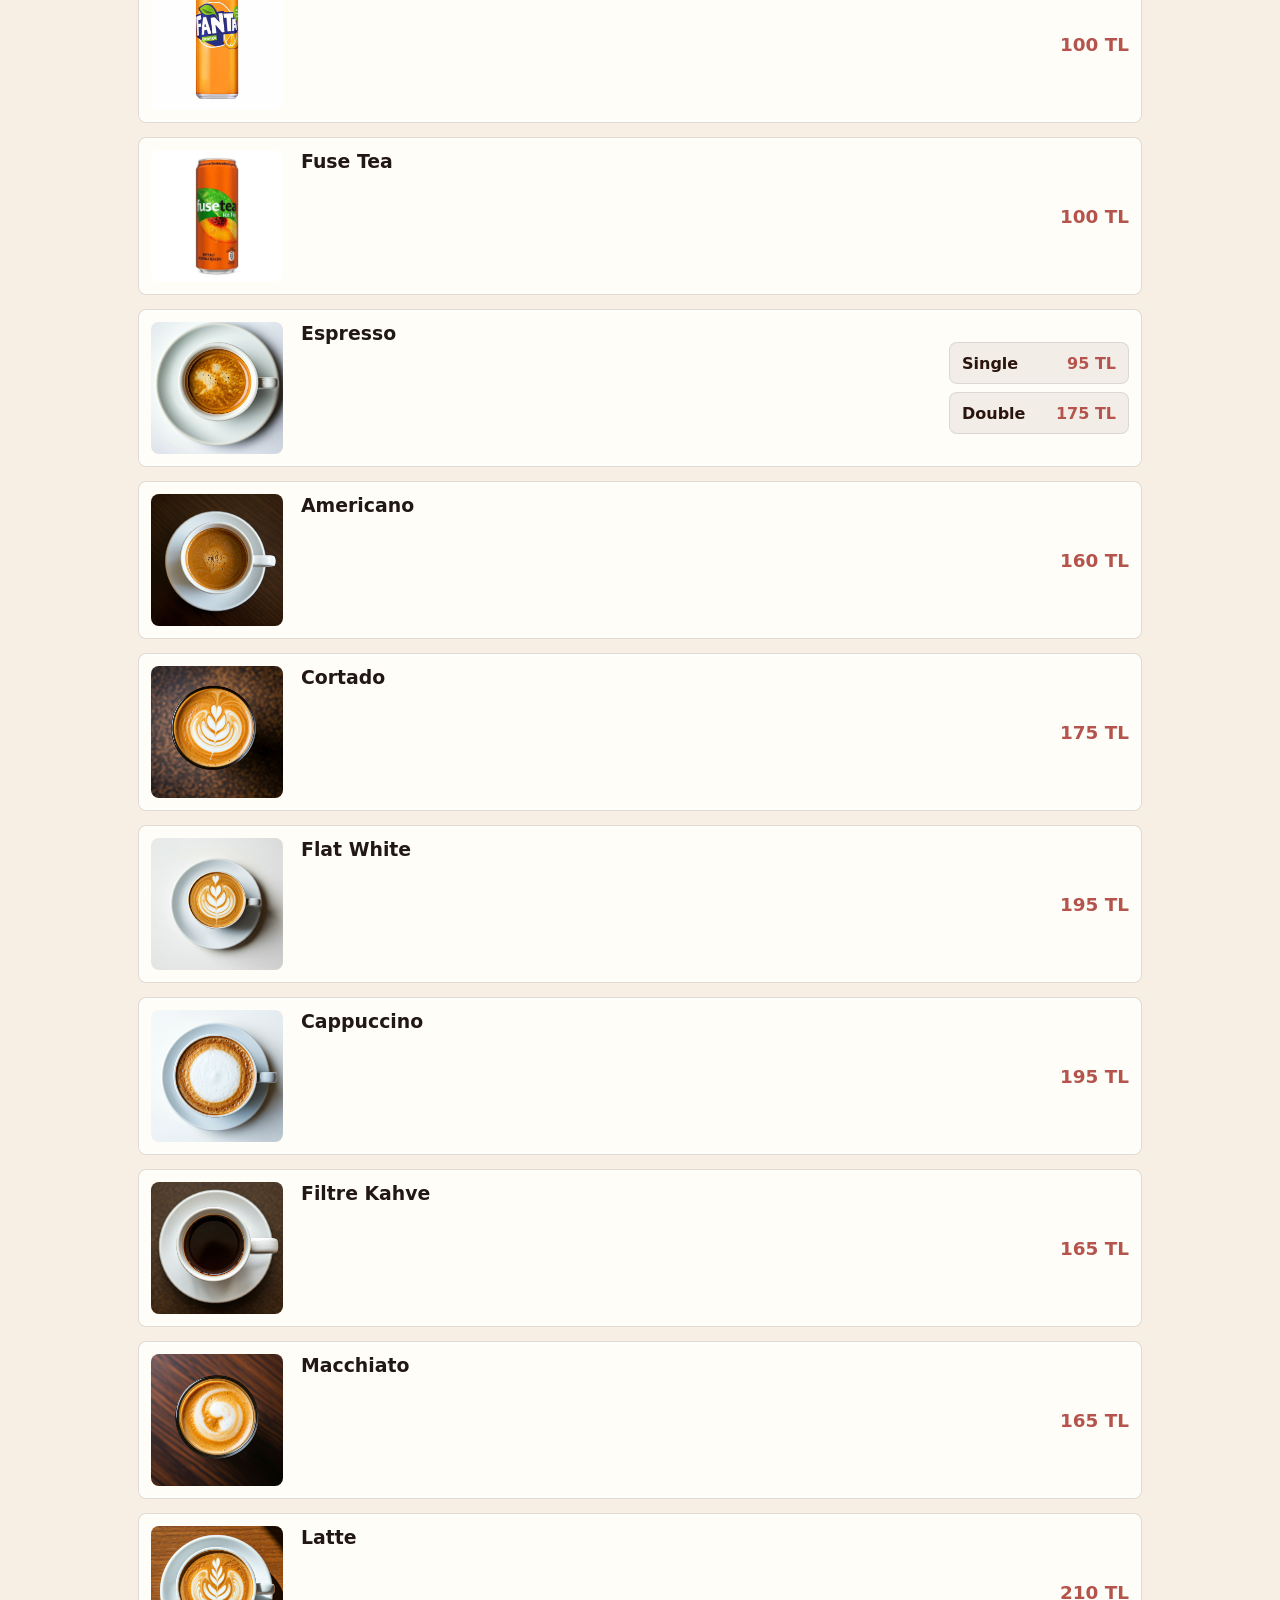
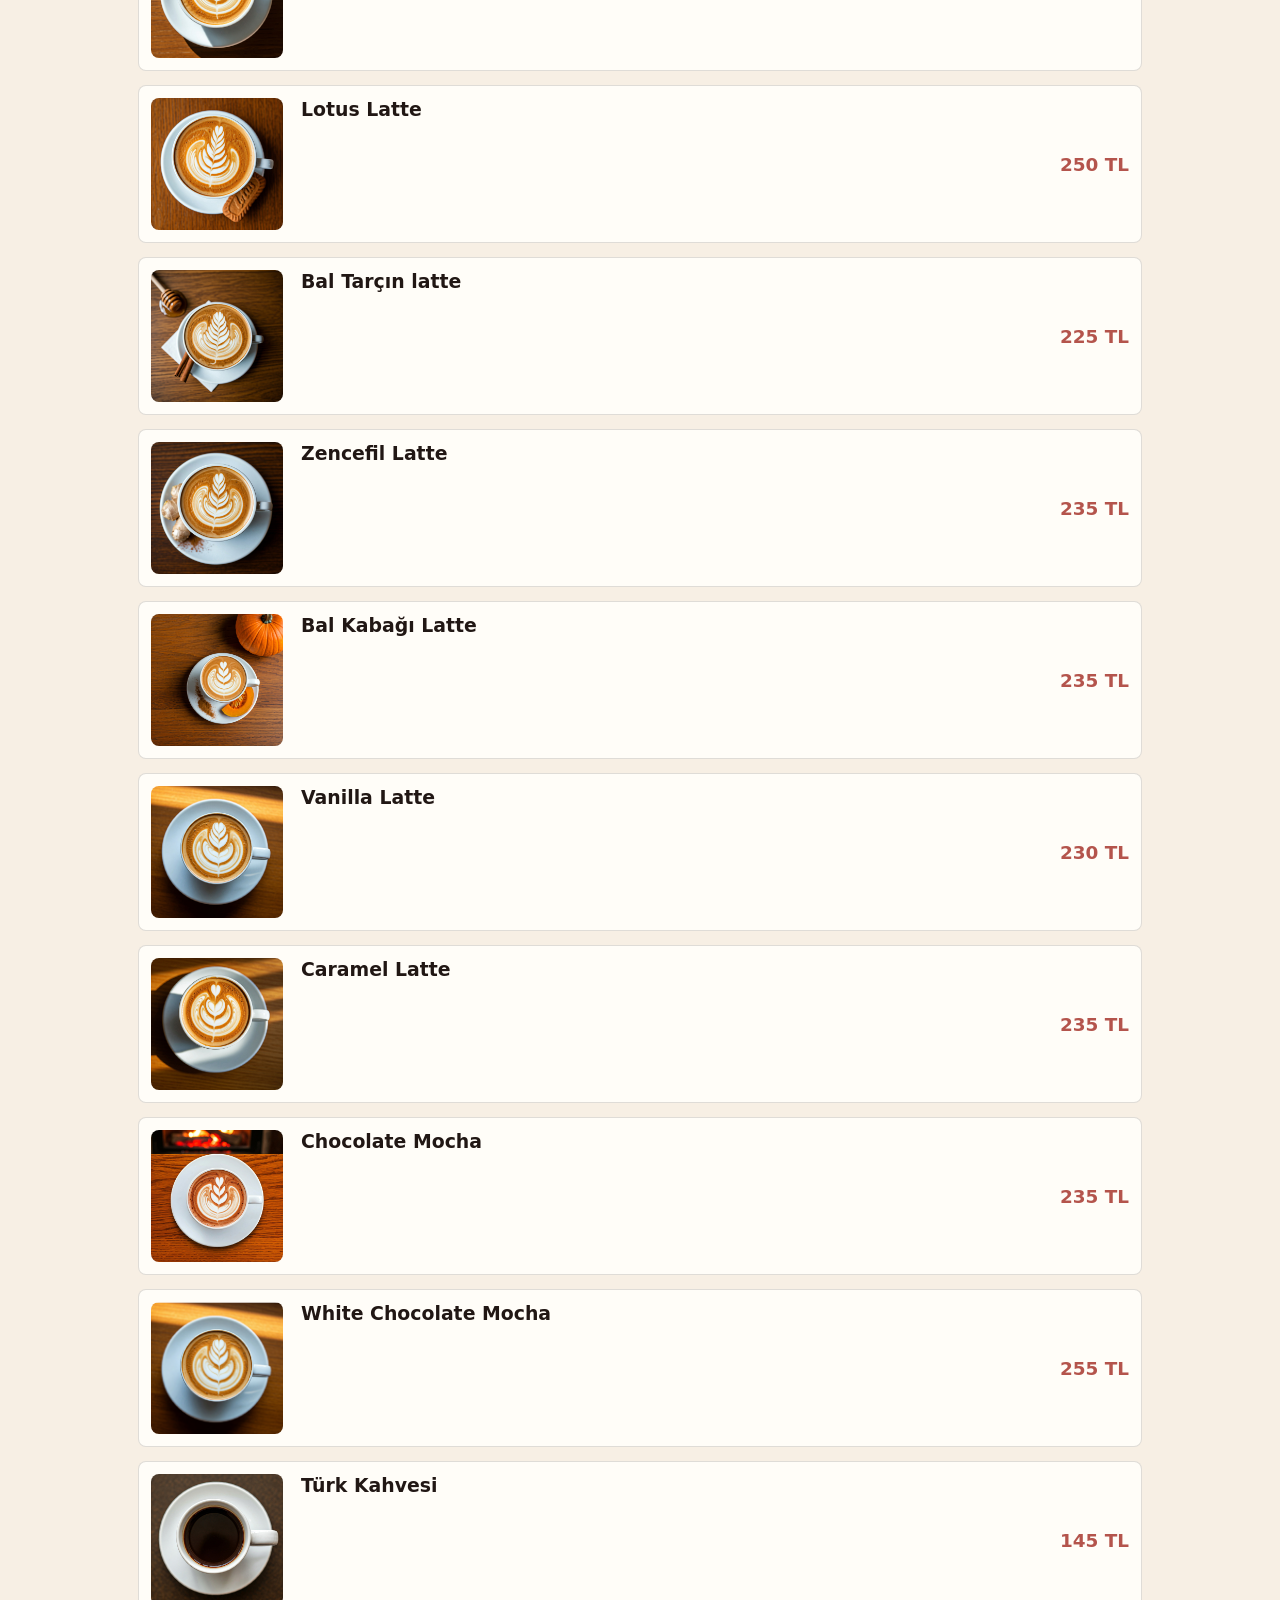
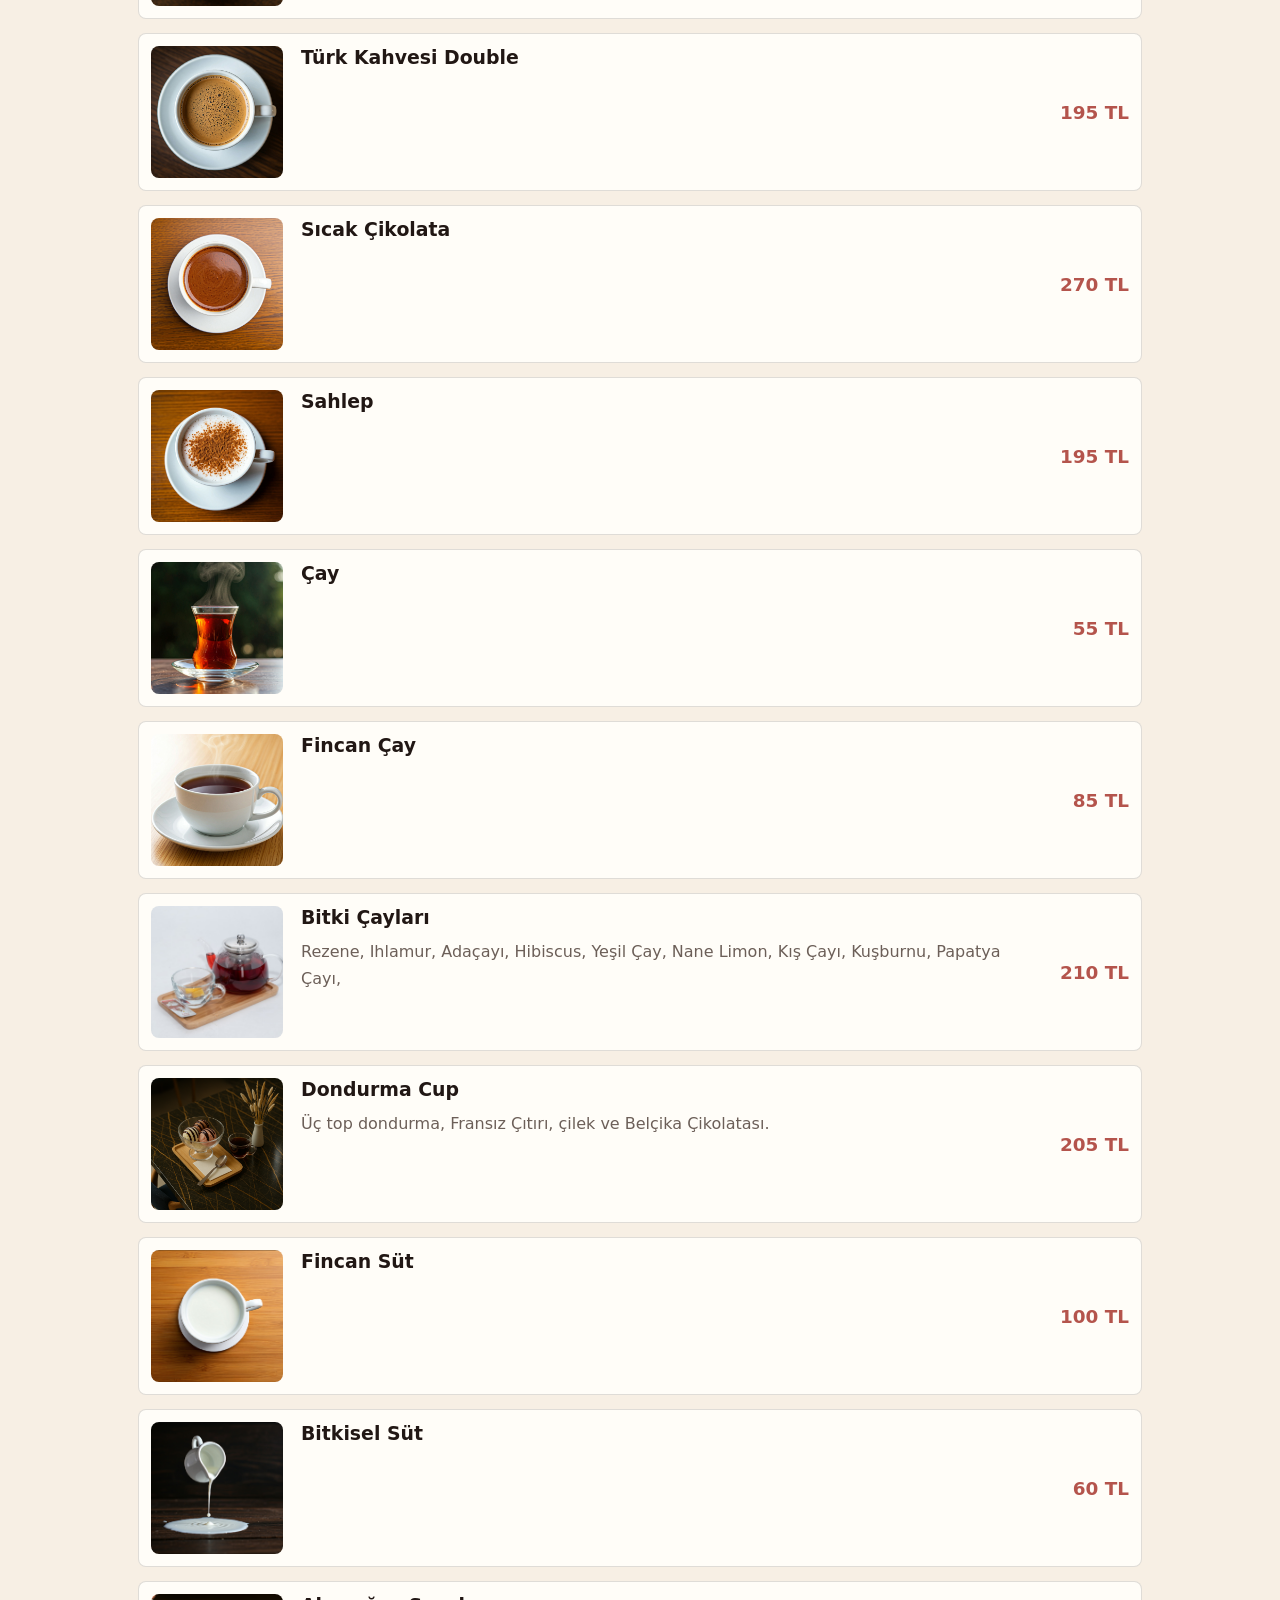
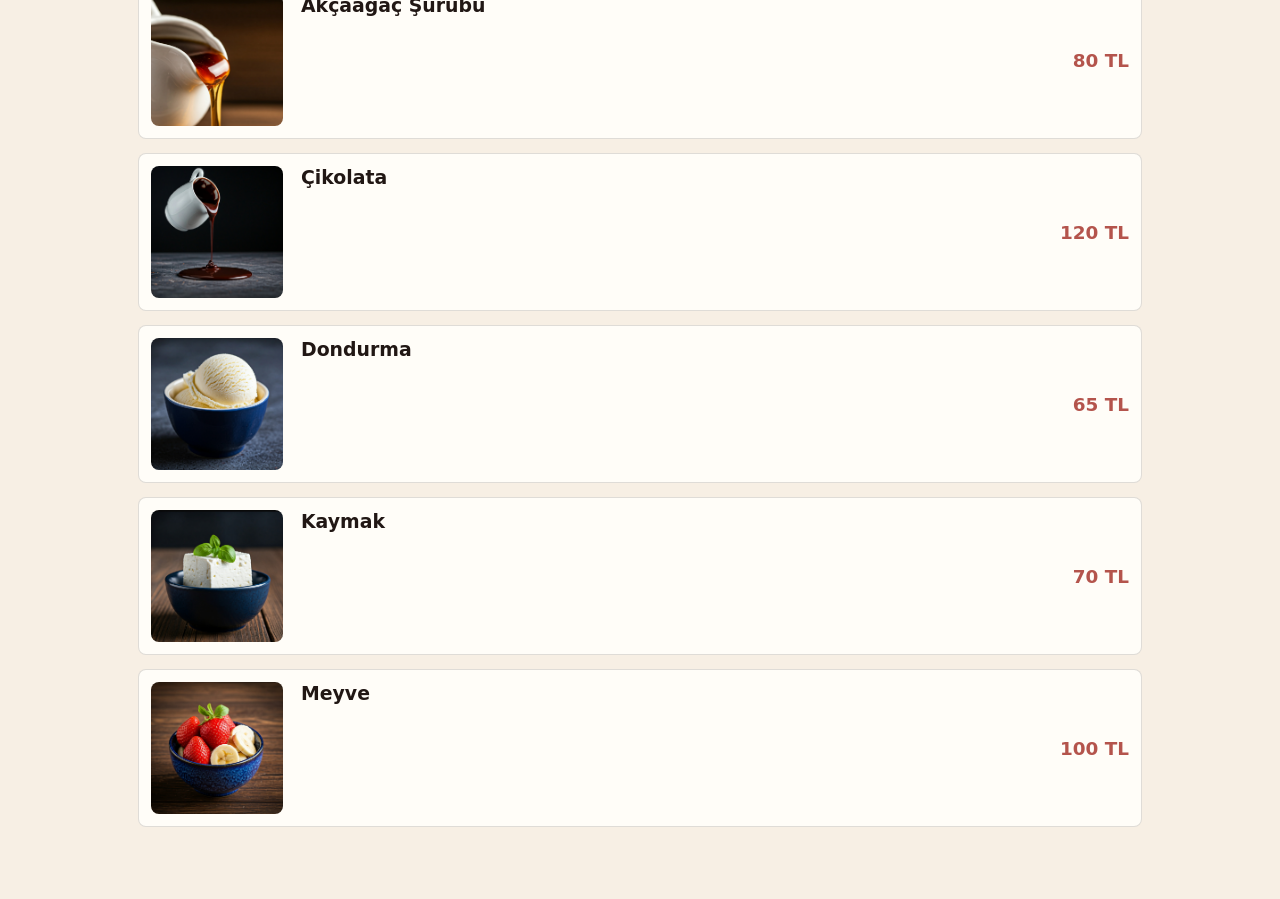
<file: menu.html>
<!doctype html>
<html lang="tr">
  <head>
    <meta charset="utf-8">
    <meta name="viewport" content="width=device-width, initial-scale=1">
    <title>Molin Coffee Co. &amp; Desserts Menü</title>
    <meta name="description" content="Molin Coffee Co. &amp; Desserts Antalya dijital menü.">
    <link rel="preconnect" href="https://images.unsplash.com">
    <link rel="stylesheet" href="styles.css">
  </head>
  <body class="menu-page">
    <header class="menu-header">
      <a class="brand" href="index.html">
        <span class="brand-mark">M</span>
        <span>MOLIN COFFEE CO. &amp; DESSERTS</span>
      </a>
    </header>

    <main class="menu-shell">
      <section class="menu-hero">
        <div>
          <p class="eyebrow">QR Menü</p>
          <h1>Menü</h1>
          <p>Tatlılar, kahveler ve içecekler. Antalya'da keyifli bir mola için seçtiklerimiz.</p>
        </div>
        <img class="menu-qr-image" src="assets/qr-menu-tight.png" alt="Molin Coffee Co. &amp; Desserts QR menü kodu">
      </section>

      <div class="menu-tools">
        <div class="category-tabs" data-category-tabs aria-label="Menü kategorileri"></div>
      </div>

      <section class="menu-list" data-menu-list aria-live="polite"></section>
    </main>

    <script src="menu-data.js"></script>
    <script src="app.js"></script>
  </body>
</html>
</file>
<file: styles.css>
:root {
  --ink: #211714;
  --muted: #6c5f58;
  --paper: #fff9f1;
  --cream: #f4eadb;
  --coffee: #5a3425;
  --coffee-dark: #2a140d;
  --rose: #b4544c;
  --sage: #66765f;
  --gold: #d2a45f;
  --line: rgba(33, 23, 20, 0.14);
  --shadow: 0 18px 50px rgba(45, 23, 16, 0.16);
  font-family: Inter, ui-sans-serif, system-ui, -apple-system, BlinkMacSystemFont, "Segoe UI", sans-serif;
}

* {
  box-sizing: border-box;
}

html {
  scroll-behavior: smooth;
}

body {
  margin: 0;
  color: var(--ink);
  background:
    linear-gradient(180deg, #fffaf2 0%, var(--paper) 42%, #f7efe4 100%);
}

a {
  color: inherit;
  text-decoration: none;
}

img {
  display: block;
  max-width: 100%;
}

button,
input,
textarea,
select {
  font: inherit;
}

.site-header,
.menu-header {
  align-items: center;
  background: rgba(255, 249, 241, 0.92);
  border-bottom: 1px solid var(--line);
  display: flex;
  justify-content: space-between;
  left: 0;
  padding: 18px clamp(18px, 4vw, 56px);
  position: sticky;
  right: 0;
  top: 0;
  z-index: 20;
  backdrop-filter: blur(18px);
}

.brand {
  align-items: center;
  display: inline-flex;
  font-weight: 900;
  gap: 10px;
  letter-spacing: 0;
  min-width: 0;
}

.brand span:last-child {
  font-size: clamp(0.82rem, 2vw, 1rem);
  line-height: 1.15;
}

.brand-mark {
  align-items: center;
  background: linear-gradient(135deg, var(--coffee-dark), var(--coffee));
  border: 1px solid rgba(255, 248, 236, 0.28);
  border-radius: 50%;
  color: #fff8ec;
  display: inline-flex;
  height: 38px;
  justify-content: center;
  width: 38px;
}

.site-nav {
  align-items: center;
  display: flex;
  gap: clamp(16px, 2.4vw, 34px);
  font-size: 0.95rem;
  font-weight: 800;
}

.site-nav a {
  border-bottom: 2px solid transparent;
  padding-bottom: 5px;
}

.site-nav a:hover {
  border-color: var(--rose);
}

.nav-toggle {
  background: transparent;
  border: 0;
  display: none;
  height: 42px;
  padding: 8px;
  width: 42px;
}

.nav-toggle span {
  background: var(--ink);
  display: block;
  height: 2px;
  margin: 6px 0;
  width: 24px;
}

.hero {
  min-height: 88vh;
  overflow: hidden;
  position: relative;
}

.hero-bg {
  background:
    linear-gradient(90deg, rgba(33, 23, 20, 0.9), rgba(33, 23, 20, 0.46) 52%, rgba(33, 23, 20, 0.08)),
    url("https://images.unsplash.com/photo-1445116572660-236099ec97a0?auto=format&fit=crop&w=1800&q=82") center / cover;
  inset: 0;
  position: absolute;
  transform: scale(1.02);
}

.hero-content {
  color: #fff8ec;
  max-width: 760px;
  padding: clamp(120px, 18vh, 180px) clamp(20px, 6vw, 80px) 120px;
  position: relative;
}

.eyebrow {
  color: var(--rose);
  font-size: 0.78rem;
  font-weight: 900;
  letter-spacing: 0.12em;
  margin: 0 0 14px;
  text-transform: uppercase;
}

.hero .eyebrow {
  color: #f5c9aa;
}

h1,
h2 {
  letter-spacing: 0;
  line-height: 1;
  margin: 0;
}

h1 {
  font-size: clamp(4rem, 13vw, 9.5rem);
}

h2 {
  font-size: clamp(2rem, 5vw, 4.4rem);
}

p {
  color: var(--muted);
  line-height: 1.7;
}

.hero-copy {
  color: rgba(255, 248, 236, 0.88);
  font-size: clamp(1.1rem, 2vw, 1.35rem);
  max-width: 620px;
}

.hero-notes {
  display: flex;
  flex-wrap: wrap;
  gap: 10px;
  margin-top: 26px;
}

.hero-notes span {
  border: 1px solid rgba(255, 248, 236, 0.34);
  border-radius: 999px;
  color: rgba(255, 248, 236, 0.9);
  font-size: 0.82rem;
  font-weight: 900;
  padding: 9px 13px;
  text-transform: uppercase;
}

.hero-actions {
  display: flex;
  flex-wrap: wrap;
  gap: 12px;
  margin-top: 28px;
}

.button {
  align-items: center;
  border: 1px solid transparent;
  border-radius: 999px;
  cursor: pointer;
  display: inline-flex;
  font-weight: 800;
  justify-content: center;
  min-height: 48px;
  padding: 0 22px;
  transition: transform 160ms ease, box-shadow 160ms ease, background 160ms ease;
}

.button:hover {
  box-shadow: 0 12px 26px rgba(45, 23, 16, 0.18);
  transform: translateY(-1px);
}

.button.primary {
  background: #fff8ec;
  color: var(--coffee-dark);
}

.button.secondary {
  background: var(--coffee-dark);
  color: #fff8ec;
}

.section {
  padding: clamp(64px, 10vw, 118px) clamp(20px, 5vw, 72px);
}

.section-inner {
  margin: 0 auto;
  max-width: 1180px;
}

.intro-band {
  background:
    linear-gradient(135deg, var(--coffee-dark), #3a1e14);
}

.feature-grid {
  display: grid;
  gap: 18px;
  grid-template-columns: repeat(5, minmax(0, 1fr));
}

.feature-grid article {
  border-left: 1px solid rgba(255, 248, 236, 0.24);
  padding: 10px clamp(14px, 1.4vw, 24px);
}

.feature-grid h2 {
  color: #fff8ec;
  font-size: clamp(1.2rem, 1.55vw, 1.6rem);
  line-height: 1.2;
}

.feature-grid p {
  color: rgba(255, 248, 236, 0.72);
}

.feature-icon {
  color: var(--gold);
  display: block;
  font-weight: 900;
  margin-bottom: 22px;
}

.split,
.about-layout,
.contact-layout {
  align-items: center;
  display: grid;
  gap: clamp(32px, 6vw, 80px);
  grid-template-columns: 0.9fr 1.1fr;
}

.text-link {
  border-bottom: 2px solid var(--rose);
  color: var(--coffee-dark);
  display: inline-flex;
  font-weight: 900;
  margin-top: 8px;
  padding-bottom: 5px;
}

.menu-cta-row {
  align-items: center;
  display: flex;
  flex-wrap: wrap;
  gap: 18px;
  margin-top: 18px;
}

.qr-mini {
  align-items: center;
  background: #fffdf8;
  border: 1px solid var(--line);
  border-radius: 8px;
  box-shadow: 0 10px 30px rgba(45, 23, 16, 0.1);
  display: inline-flex;
  gap: 12px;
  padding: 10px 14px 10px 10px;
}

.qr-mini img {
  aspect-ratio: 1;
  border-radius: 6px;
  height: 58px;
  object-fit: cover;
  width: 58px;
}

.qr-mini span {
  color: var(--coffee-dark);
  font-weight: 900;
}

.showcase-grid {
  display: grid;
  gap: 14px;
  grid-template-columns: 1fr 1fr;
}

.showcase-grid img,
.about-layout img {
  border-radius: 8px;
  box-shadow: var(--shadow);
  height: 100%;
  object-fit: cover;
  width: 100%;
}

.showcase-grid img:first-child {
  grid-row: span 2;
  min-height: 420px;
}

.about-section {
  background: var(--cream);
}

.about-layout {
  grid-template-columns: 1.1fr 0.9fr;
}

.about-layout img {
  min-height: 520px;
}

.contact-section {
  background: var(--sage);
  color: #fff8ec;
}

.contact-section p,
.contact-section .eyebrow {
  color: rgba(255, 248, 236, 0.82);
}

.contact-layout {
  align-items: center;
  grid-template-columns: minmax(0, 0.92fr) minmax(460px, 1.08fr);
}

.contact-copy {
  align-self: center;
}

.contact-list {
  display: grid;
  gap: 10px;
  margin-top: 26px;
}

.contact-list a {
  border-bottom: 1px solid rgba(255, 248, 236, 0.22);
  color: #fff8ec;
  font-size: clamp(1rem, 1.8vw, 1.35rem);
  font-weight: 800;
  line-height: 1.45;
  padding: 14px 0;
}

.map-card {
  background: rgba(255, 248, 236, 0.12);
  border: 1px solid rgba(255, 248, 236, 0.22);
  border-radius: 8px;
  box-shadow: 0 20px 44px rgba(33, 23, 20, 0.18);
  justify-self: stretch;
  overflow: hidden;
  width: 100%;
}

.map-card iframe {
  border: 0;
  display: block;
  height: clamp(340px, 28vw, 440px);
  width: 100%;
}

.site-footer {
  align-items: center;
  background: var(--coffee-dark);
  color: #fff8ec;
  display: flex;
  justify-content: space-between;
  padding: 24px clamp(20px, 5vw, 72px);
}

@media (max-width: 1080px) {
  .contact-layout {
    grid-template-columns: 1fr;
  }
}

.menu-page {
  background: #f7efe4;
}

.menu-page .menu-header {
  padding: 10px clamp(16px, 3vw, 36px);
  position: relative;
}

.menu-shell {
  margin: 0 auto;
  max-width: 1040px;
  padding: 12px 18px 72px;
}

.menu-hero {
  align-items: center;
  background: var(--coffee-dark);
  border-radius: 8px;
  color: #fff8ec;
  display: grid;
  gap: 32px;
  grid-template-columns: minmax(0, 1fr) 190px;
  margin-bottom: 14px;
  padding: clamp(22px, 4vw, 42px);
}

.menu-hero h1 {
  font-size: clamp(3rem, 10vw, 7rem);
}

.menu-hero p {
  color: rgba(255, 248, 236, 0.78);
  max-width: 620px;
}

.menu-qr-image {
  aspect-ratio: 1;
  background: #fff;
  border: 10px solid #fff;
  border-radius: 8px;
  box-shadow: 0 18px 40px rgba(0, 0, 0, 0.24);
  object-fit: cover;
  width: 190px;
}

.menu-tools {
  background:
    linear-gradient(90deg, rgba(255, 249, 241, 0), rgba(255, 249, 241, 0.94) 92%) right / 44px 100% no-repeat,
    rgba(255, 249, 241, 0.84);
  border: 1px solid rgba(33, 23, 20, 0.1);
  border-radius: 8px;
  margin-bottom: 14px;
  padding: 8px;
  position: sticky;
  top: 0;
  z-index: 18;
  backdrop-filter: blur(18px);
  box-shadow: 0 10px 30px rgba(45, 23, 16, 0.08);
}

.search-box {
  display: grid;
  gap: 8px;
}

.search-box span {
  color: var(--muted);
  font-size: 0.84rem;
  font-weight: 800;
}

input,
textarea,
select {
  background: #fffdf8;
  border: 1px solid var(--line);
  border-radius: 8px;
  color: var(--ink);
  min-height: 48px;
  padding: 12px 14px;
  width: 100%;
}

textarea {
  min-height: 100px;
  resize: vertical;
}

.category-tabs {
  display: flex;
  gap: 6px;
  overflow-x: auto;
  padding: 2px 32px 2px 2px;
  scrollbar-width: none;
}

.category-tabs::-webkit-scrollbar {
  display: none;
}

.category-tabs button {
  align-items: center;
  background: rgba(255, 253, 248, 0.78);
  border: 1px solid var(--line);
  border-radius: 8px;
  color: var(--coffee-dark);
  cursor: pointer;
  display: inline-flex;
  flex: 0 0 auto;
  gap: 9px;
  font-size: 0.92rem;
  font-weight: 800;
  min-height: 38px;
  padding: 0 12px;
  transition: background 160ms ease, border-color 160ms ease, color 160ms ease, transform 160ms ease;
  white-space: nowrap;
}

.category-tabs button:hover {
  border-color: rgba(90, 52, 37, 0.28);
  transform: translateY(-1px);
}

.category-tabs button.active {
  background: var(--coffee-dark);
  border-color: var(--coffee-dark);
  box-shadow: 0 8px 18px rgba(42, 20, 13, 0.18);
  color: #fff8ec;
}

.category-tabs small {
  align-items: center;
  background: rgba(42, 20, 13, 0.08);
  border-radius: 999px;
  color: var(--muted);
  display: inline-flex;
  font-size: 0.72rem;
  font-weight: 900;
  height: 22px;
  justify-content: center;
  min-width: 24px;
  padding: 0 7px;
}

.category-tabs button.active small {
  background: rgba(255, 248, 236, 0.18);
  color: #fff8ec;
}

.menu-list {
  display: grid;
  gap: 14px;
}

.menu-subcategory {
  display: grid;
  gap: 12px;
}

.subcategory-heading {
  align-items: center;
  background: rgba(90, 52, 37, 0.12);
  border: 1px solid rgba(33, 23, 20, 0.12);
  border-radius: 8px;
  color: var(--coffee-dark);
  cursor: pointer;
  display: flex;
  font-size: clamp(1.05rem, 3.4vw, 1.35rem);
  font-weight: 900;
  justify-content: space-between;
  min-height: 64px;
  padding: 14px 18px;
  text-align: left;
  width: 100%;
}

.subcategory-heading::after {
  align-items: center;
  border: 2px solid rgba(42, 20, 13, 0.42);
  border-radius: 50%;
  content: "+";
  display: inline-flex;
  flex: 0 0 auto;
  font-size: 1.45rem;
  height: 40px;
  justify-content: center;
  line-height: 1;
  width: 40px;
}

.subcategory-heading[aria-expanded="true"]::after {
  content: "-";
}

.subcategory-heading small {
  background: rgba(42, 20, 13, 0.1);
  border-radius: 999px;
  color: var(--muted);
  font-size: 0.78rem;
  margin-left: auto;
  margin-right: 12px;
  min-width: 26px;
  padding: 5px 8px;
  text-align: center;
}

.subcategory-products {
  display: grid;
  gap: 12px;
}

.menu-item {
  background: #fffdf8;
  border: 1px solid var(--line);
  border-radius: 8px;
  display: grid;
  gap: 18px;
  grid-template-columns: 132px 1fr auto;
  padding: 12px;
  transition: transform 160ms ease, box-shadow 160ms ease, border-color 160ms ease;
}

.menu-item:hover {
  border-color: rgba(180, 84, 76, 0.34);
  box-shadow: 0 14px 34px rgba(45, 23, 16, 0.1);
  transform: translateY(-2px);
}

.menu-item img {
  aspect-ratio: 1;
  border-radius: 8px;
  height: 132px;
  object-fit: cover;
  width: 132px;
}

.menu-item h2 {
  font-size: 1.18rem;
  line-height: 1.25;
  margin-bottom: 8px;
}

.menu-item p {
  margin: 0;
}

.price {
  align-self: center;
  color: var(--rose);
  font-size: 1.15rem;
  font-weight: 900;
  white-space: nowrap;
}

.price-options {
  align-self: center;
  display: grid;
  gap: 8px;
  min-width: 180px;
}

.price-option {
  align-items: center;
  background: rgba(90, 52, 37, 0.08);
  border: 1px solid rgba(33, 23, 20, 0.1);
  border-radius: 8px;
  color: var(--coffee-dark);
  display: flex;
  gap: 14px;
  justify-content: space-between;
  min-height: 42px;
  padding: 9px 12px;
}

.price-option span,
.price-option strong {
  font-weight: 900;
  white-space: nowrap;
}

.price-option strong {
  color: var(--rose);
}

.empty-state {
  border: 1px dashed var(--line);
  border-radius: 8px;
  color: var(--muted);
  padding: 28px;
  text-align: center;
}

.hidden {
  display: none !important;
}

@media (max-width: 800px) {
  .nav-toggle {
    display: block;
  }

  .site-nav {
    background: var(--paper);
    border-bottom: 1px solid var(--line);
    display: none;
    flex-direction: column;
    left: 0;
    padding: 18px;
    position: absolute;
    right: 0;
    top: 75px;
  }

  .site-nav.open {
    display: flex;
  }

  .feature-grid,
  .split,
  .about-layout,
  .contact-layout {
    grid-template-columns: 1fr;
  }

  .feature-grid article {
    border-left: 0;
    border-top: 1px solid rgba(255, 248, 236, 0.24);
    padding: 24px 0 0;
  }

  .showcase-grid img:first-child,
  .about-layout img {
    min-height: 300px;
  }

  .menu-hero {
    grid-template-columns: 1fr;
  }

  .menu-qr-image {
    justify-self: start;
    width: 150px;
  }

  .menu-item {
    grid-template-columns: 92px 1fr;
  }

  .menu-item img {
    height: 92px;
    width: 92px;
  }

  .price {
    grid-column: 2;
  }

  .price-options {
    grid-column: 2;
    min-width: 0;
  }

}

@media (max-width: 520px) {
  .site-header,
  .menu-header {
    padding: 14px 16px;
  }

  .hero {
    min-height: 82vh;
  }

  .hero-bg {
    background:
      linear-gradient(180deg, rgba(33, 23, 20, 0.85), rgba(33, 23, 20, 0.38)),
      url("https://images.unsplash.com/photo-1445116572660-236099ec97a0?auto=format&fit=crop&w=1100&q=82") center / cover;
  }

  .hero-content {
    padding: 120px 20px 84px;
  }

  .showcase-grid {
    grid-template-columns: 1fr;
  }

  .menu-item {
    grid-template-columns: 1fr;
  }

  .menu-item img {
    height: auto;
    width: 100%;
  }

  .price {
    grid-column: auto;
  }

  .price-options {
    grid-column: auto;
  }

  .site-footer {
    align-items: start;
    flex-direction: column;
    gap: 8px;
  }
}

@media (max-width: 640px) {
  .menu-qr-image {
    display: none;
  }
}
</file>
